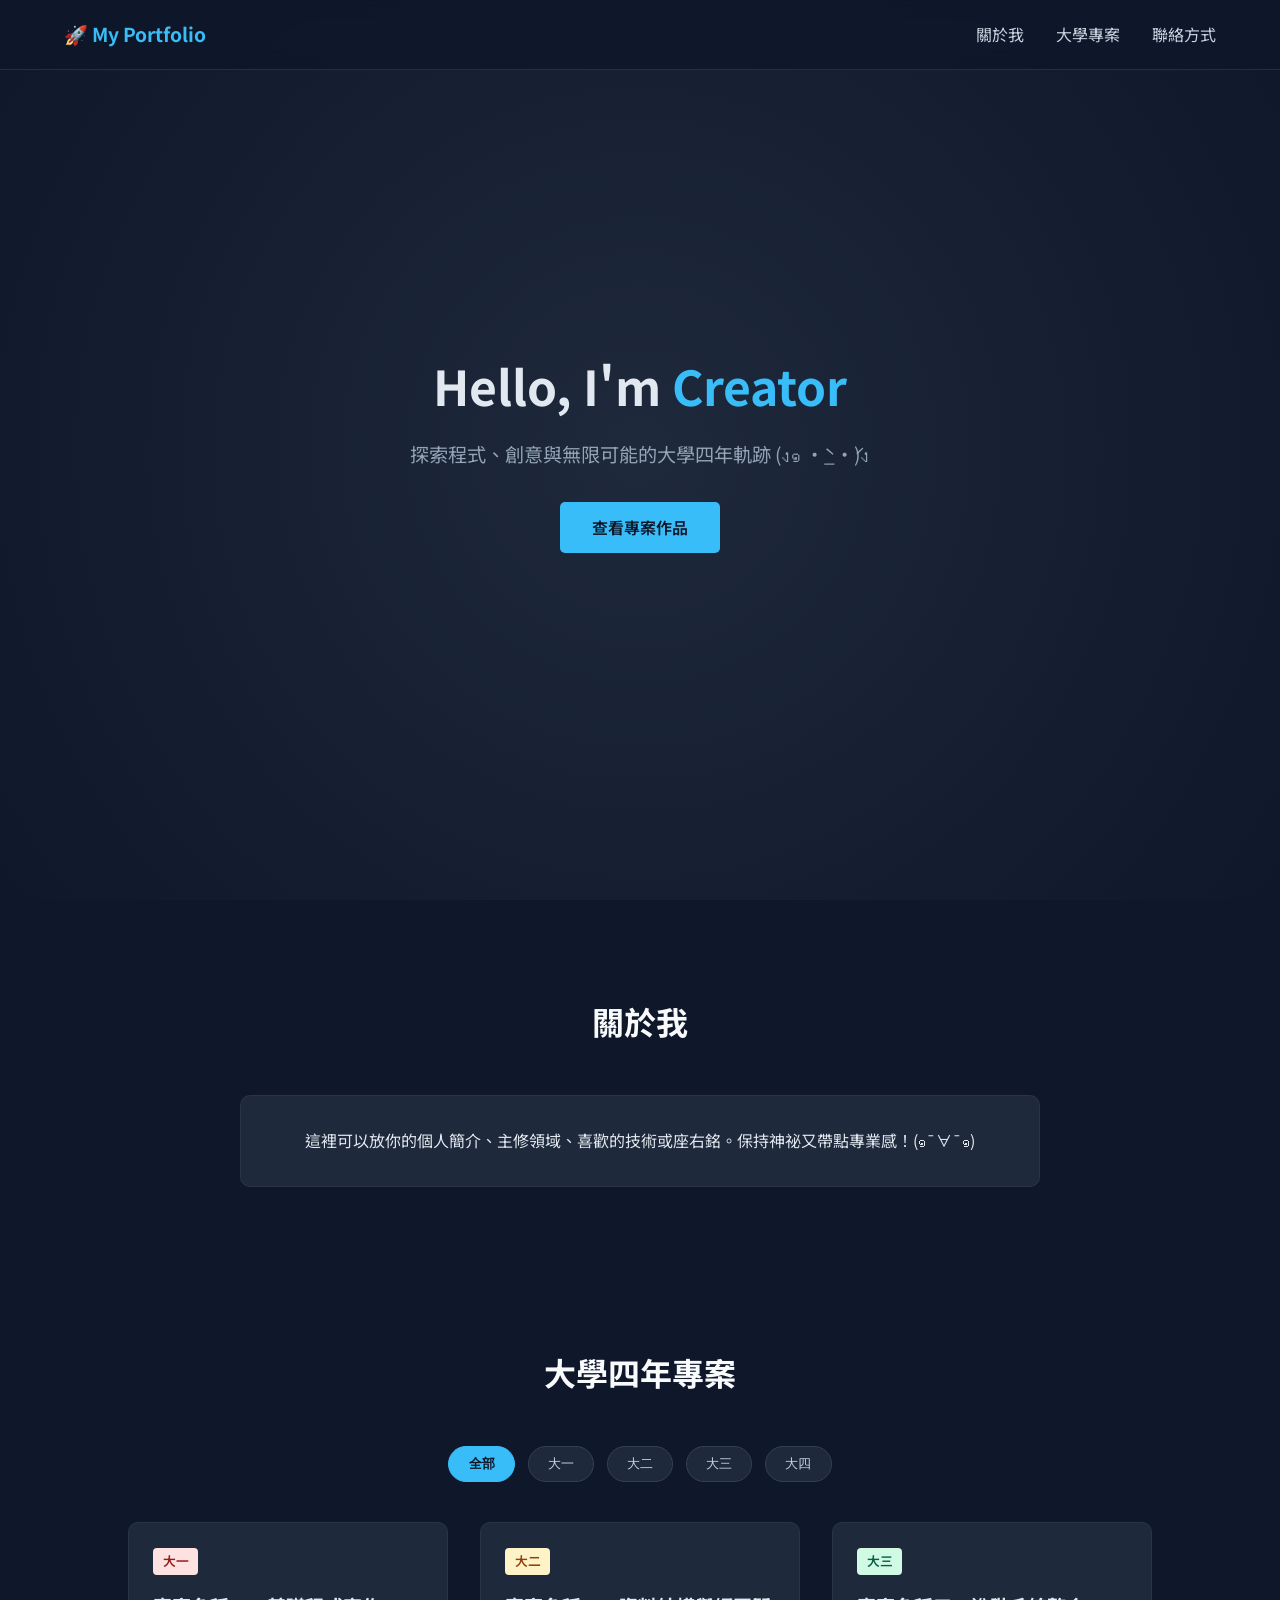
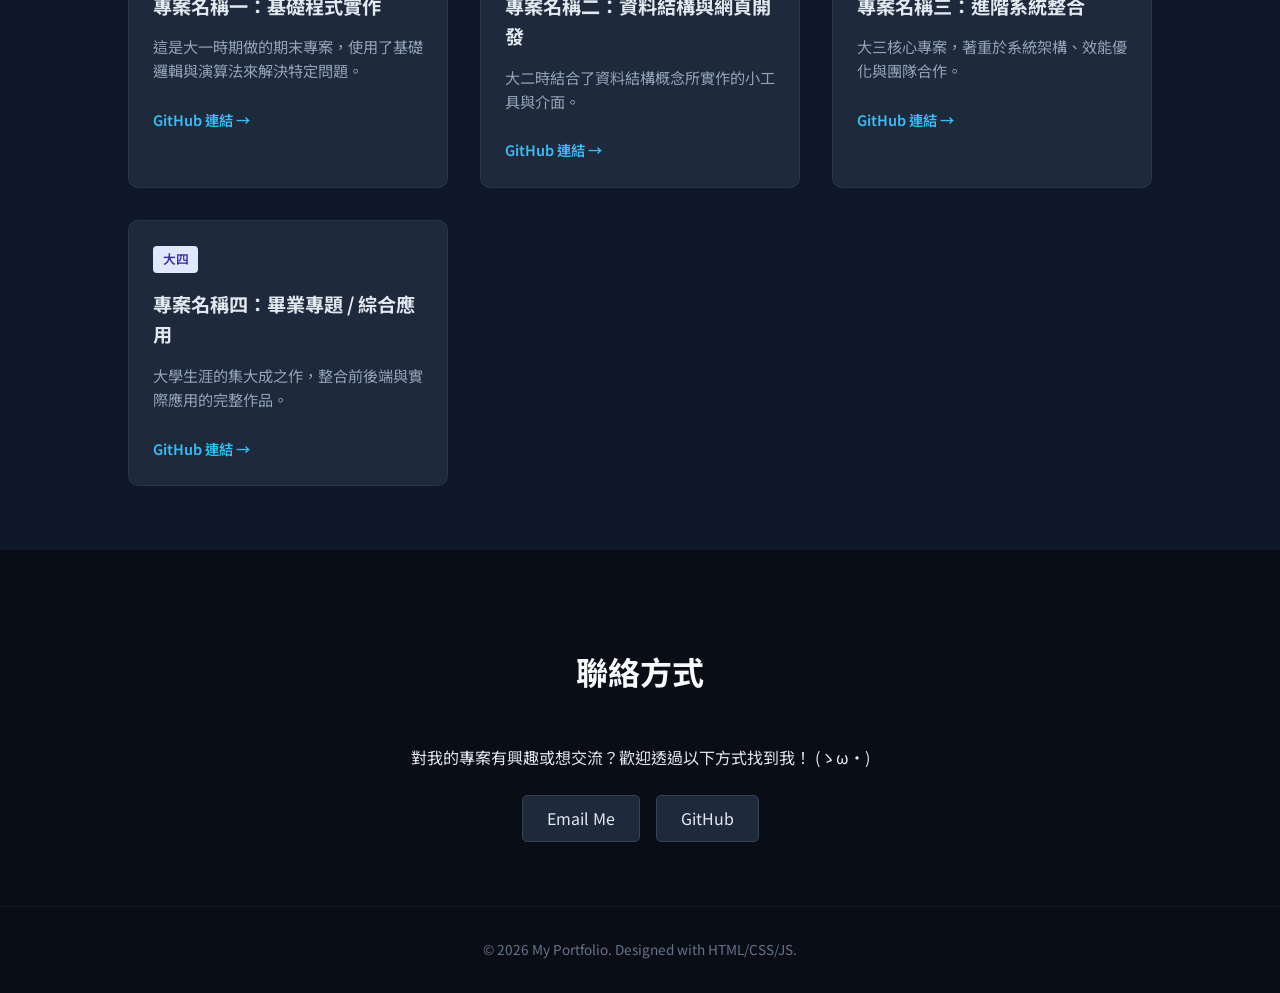
<file: index.html>
<!DOCTYPE html>
<html lang="zh-TW">
<head>
    <meta charset="UTF-8">
    <meta name="viewport" content="width=device-width, initial-scale=1.0">
    <title>我的個人專案展演空間</title>
    <link rel="stylesheet" href="style.css">
    <!-- 引入 Google Fonts -->
    <link href="https://fonts.googleapis.com/css2?family=Fira+Code:wght@400;600&family=Noto+Sans+TC:wght@300;400;700&display=swap" rel="stylesheet">
</head>
<body>

    <!-- 導覽列 -->
    <header class="navbar">
        <div class="logo">🚀 My Portfolio</div>
        <nav>
            <ul class="nav-links">
                <li><a href="#about">關於我</a></li>
                <li><a href="#projects">大學專案</a></li>
                <li><a href="#contact">聯絡方式</a></li>
            </ul>
        </nav>
    </header>

    <!-- 主視覺區塊 -->
    <section class="hero">
        <div class="hero-content">
            <h1>Hello, I'm <span class="highlight">Creator</span></h1>
            <p>探索程式、創意與無限可能的大學四年軌跡 (ง๑ •̀_•́)ง</p>
            <a href="#projects" class="btn">查看專案作品</a>
        </div>
    </section>

    <!-- 關於我區塊 -->
    <section id="about" class="section">
        <h2 class="section-title">關於我</h2>
        <div class="about-card">
            <p>這裡可以放你的個人簡介、主修領域、喜歡的技術或座右銘。保持神祕又帶點專業感！(๑¯∀¯๑)</p>
        </div>
    </section>

    <!-- 大學四年專案區塊 -->
    <section id="projects" class="section">
        <h2 class="section-title">大學四年專案</h2>
        
        <!-- 年級篩選按鈕 -->
        <div class="filter-btns">
            <button class="filter-btn active" data-filter="all">全部</button>
            <button class="filter-btn" data-filter="freshman">大一</button>
            <button class="filter-btn" data-filter="sophomore">大二</button>
            <button class="filter-btn" data-filter="junior">大三</button>
            <button class="filter-btn" data-filter="senior">大四</button>
        </div>

        <!-- 專案卡片網格 -->
        <div class="project-grid">
            <!-- 專案 1 (大一) -->
            <div class="project-card" data-category="freshman">
                <div class="project-info">
                    <span class="badge freshman">大一</span>
                    <h3>專案名稱一：基礎程式實作</h3>
                    <p>這是大一時期做的期末專案，使用了基礎邏輯與演算法來解決特定問題。</p>
                    <a href="https://github.com/你的帳號/你的專案" target="_blank" class="project-link">GitHub 連結 &rarr;</a>
                </div>
            </div>

            <!-- 專案 2 (大二) -->
            <div class="project-card" data-category="sophomore">
                <div class="project-info">
                    <span class="badge sophomore">大二</span>
                    <h3>專案名稱二：資料結構與網頁開發</h3>
                    <p>大二時結合了資料結構概念所實作的小工具與介面。</p>
                    <a href="https://github.com/你的帳號/你的專案" target="_blank" class="project-link">GitHub 連結 &rarr;</a>
                </div>
            </div>

            <!-- 專案 3 (大三) -->
            <div class="project-card" data-category="junior">
                <div class="project-info">
                    <span class="badge junior">大三</span>
                    <h3>專案名稱三：進階系統整合</h3>
                    <p>大三核心專案，著重於系統架構、效能優化與團隊合作。</p>
                    <a href="https://github.com/你的帳號/你的專案" target="_blank" class="project-link">GitHub 連結 &rarr;</a>
                </div>
            </div>

            <!-- 專案 4 (大四) -->
            <div class="project-card" data-category="senior">
                <div class="project-info">
                    <span class="badge senior">大四</span>
                    <h3>專案名稱四：畢業專題 / 綜合應用</h3>
                    <p>大學生涯的集大成之作，整合前後端與實際應用的完整作品。</p>
                    <a href="https://github.com/你的帳號/你的專案" target="_blank" class="project-link">GitHub 連結 &rarr;</a>
                </div>
            </div>
        </div>
    </section>

    <!-- 聯絡方式區塊 -->
    <section id="contact" class="section dark-bg">
        <h2 class="section-title">聯絡方式</h2>
        <p>對我的專案有興趣或想交流？歡迎透過以下方式找到我！ (ゝω・)</p>
        <div class="contact-links">
            <a href="mailto:your.email@example.com" class="contact-btn">Email Me</a>
            <a href="https://github.com/你的帳號" target="_blank" class="contact-btn">GitHub</a>
        </div>
    </section>

    <!-- 頁尾 -->
    <footer>
        <p>&copy; 2026 My Portfolio. Designed with HTML/CSS/JS.</p>
    </footer>

    <script src="script.js"></script>
</body>
</html>
</file>
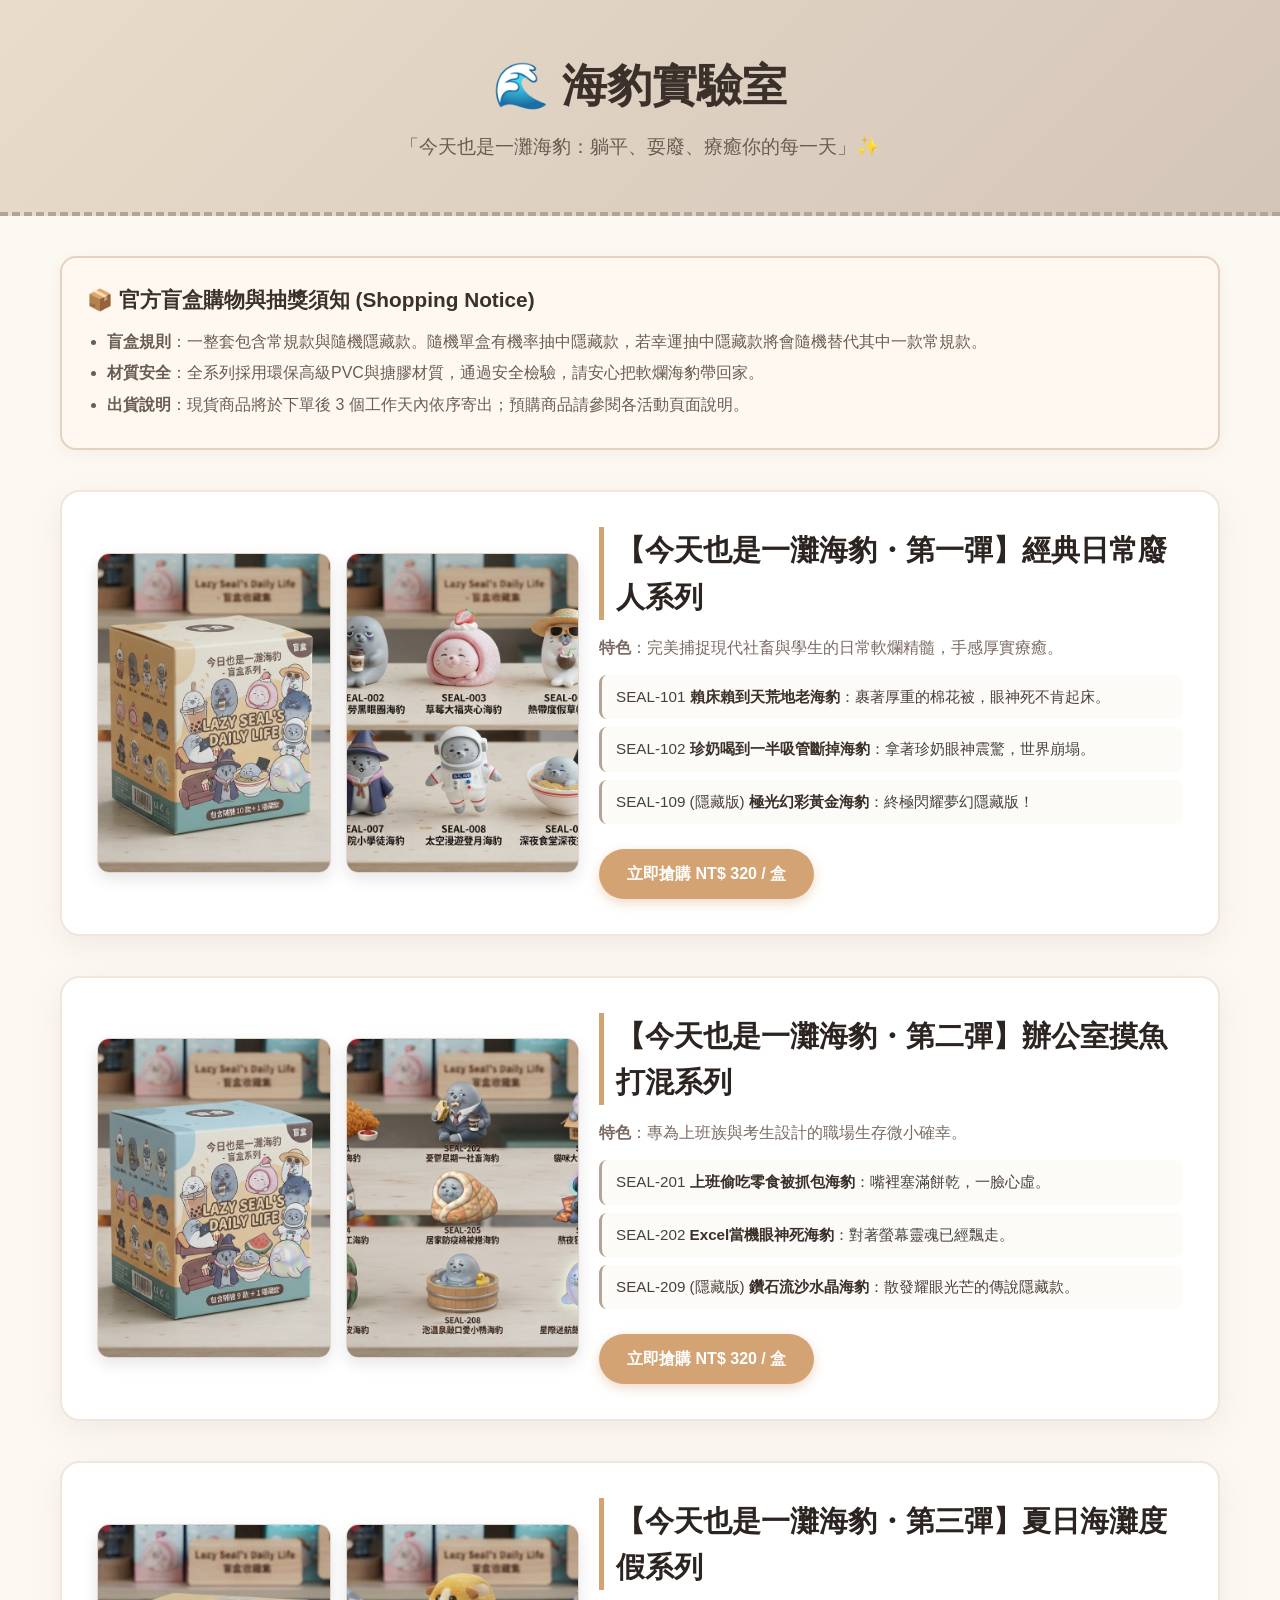
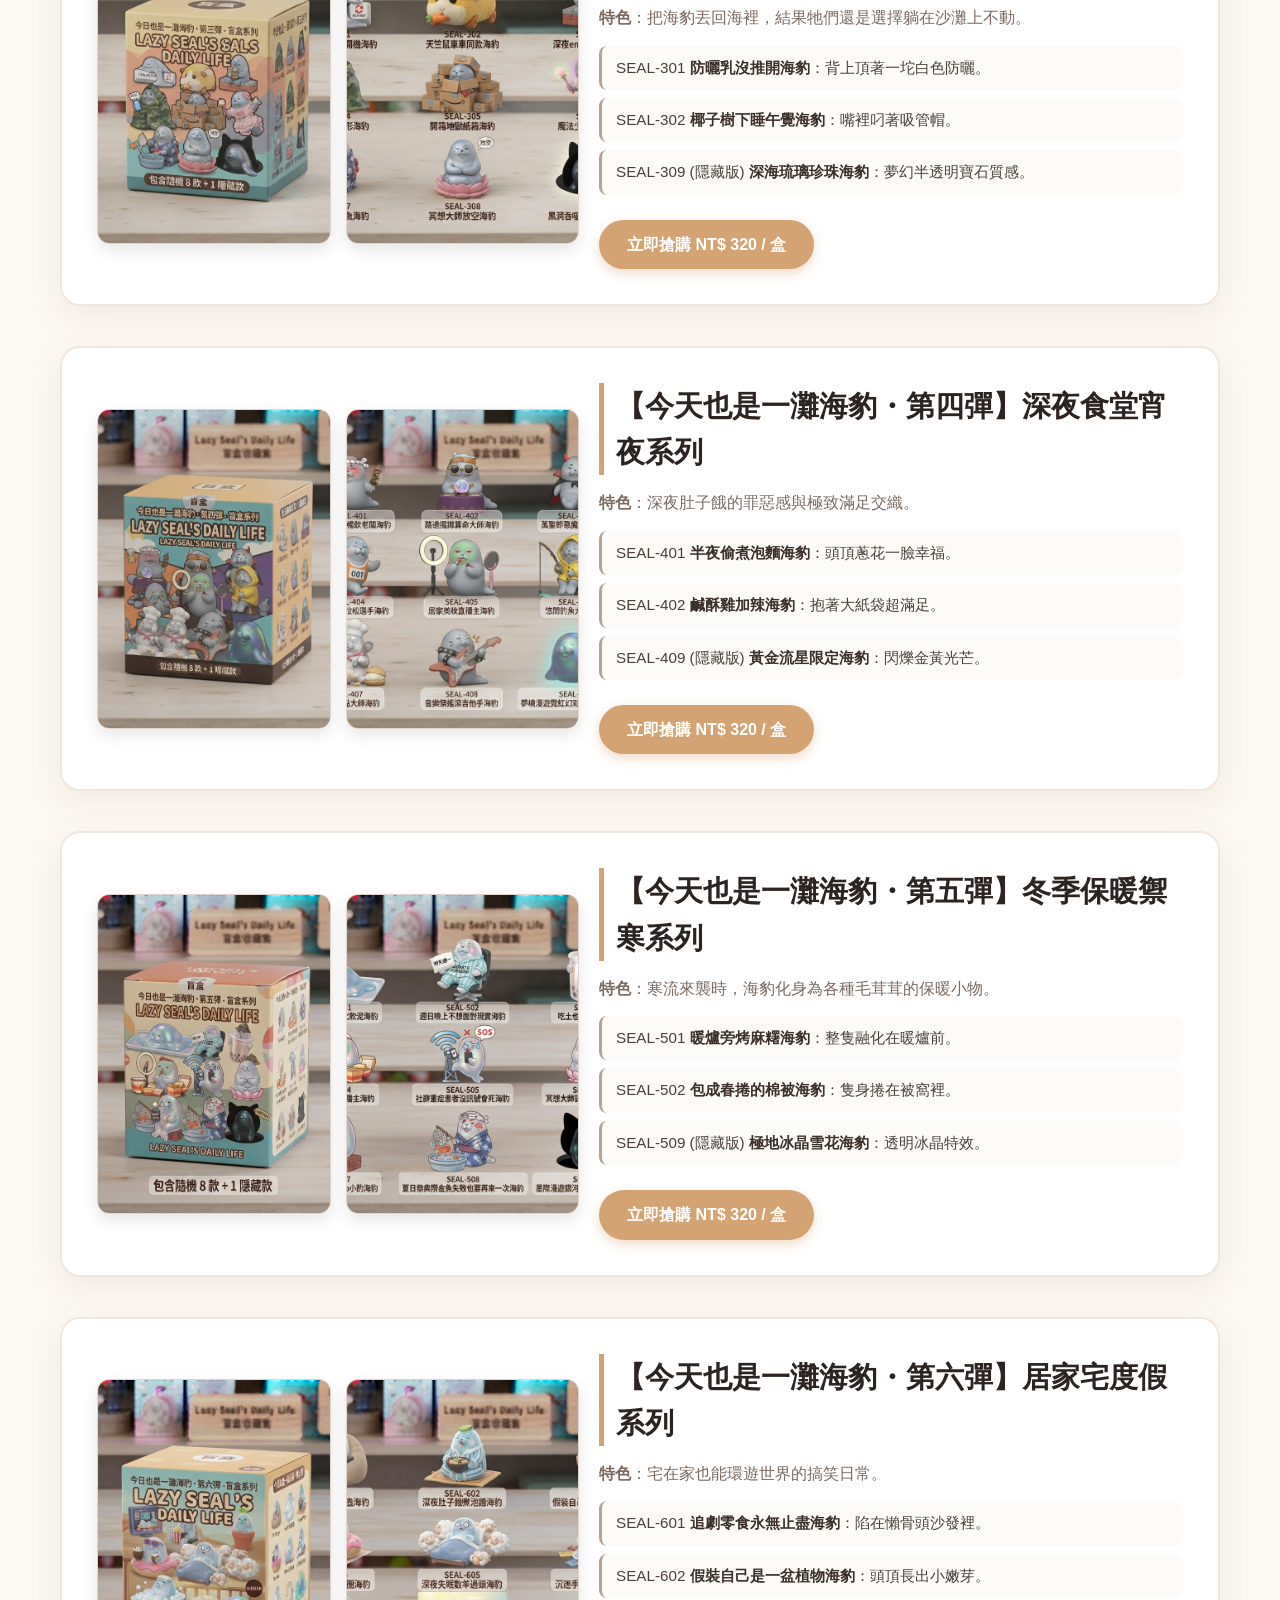
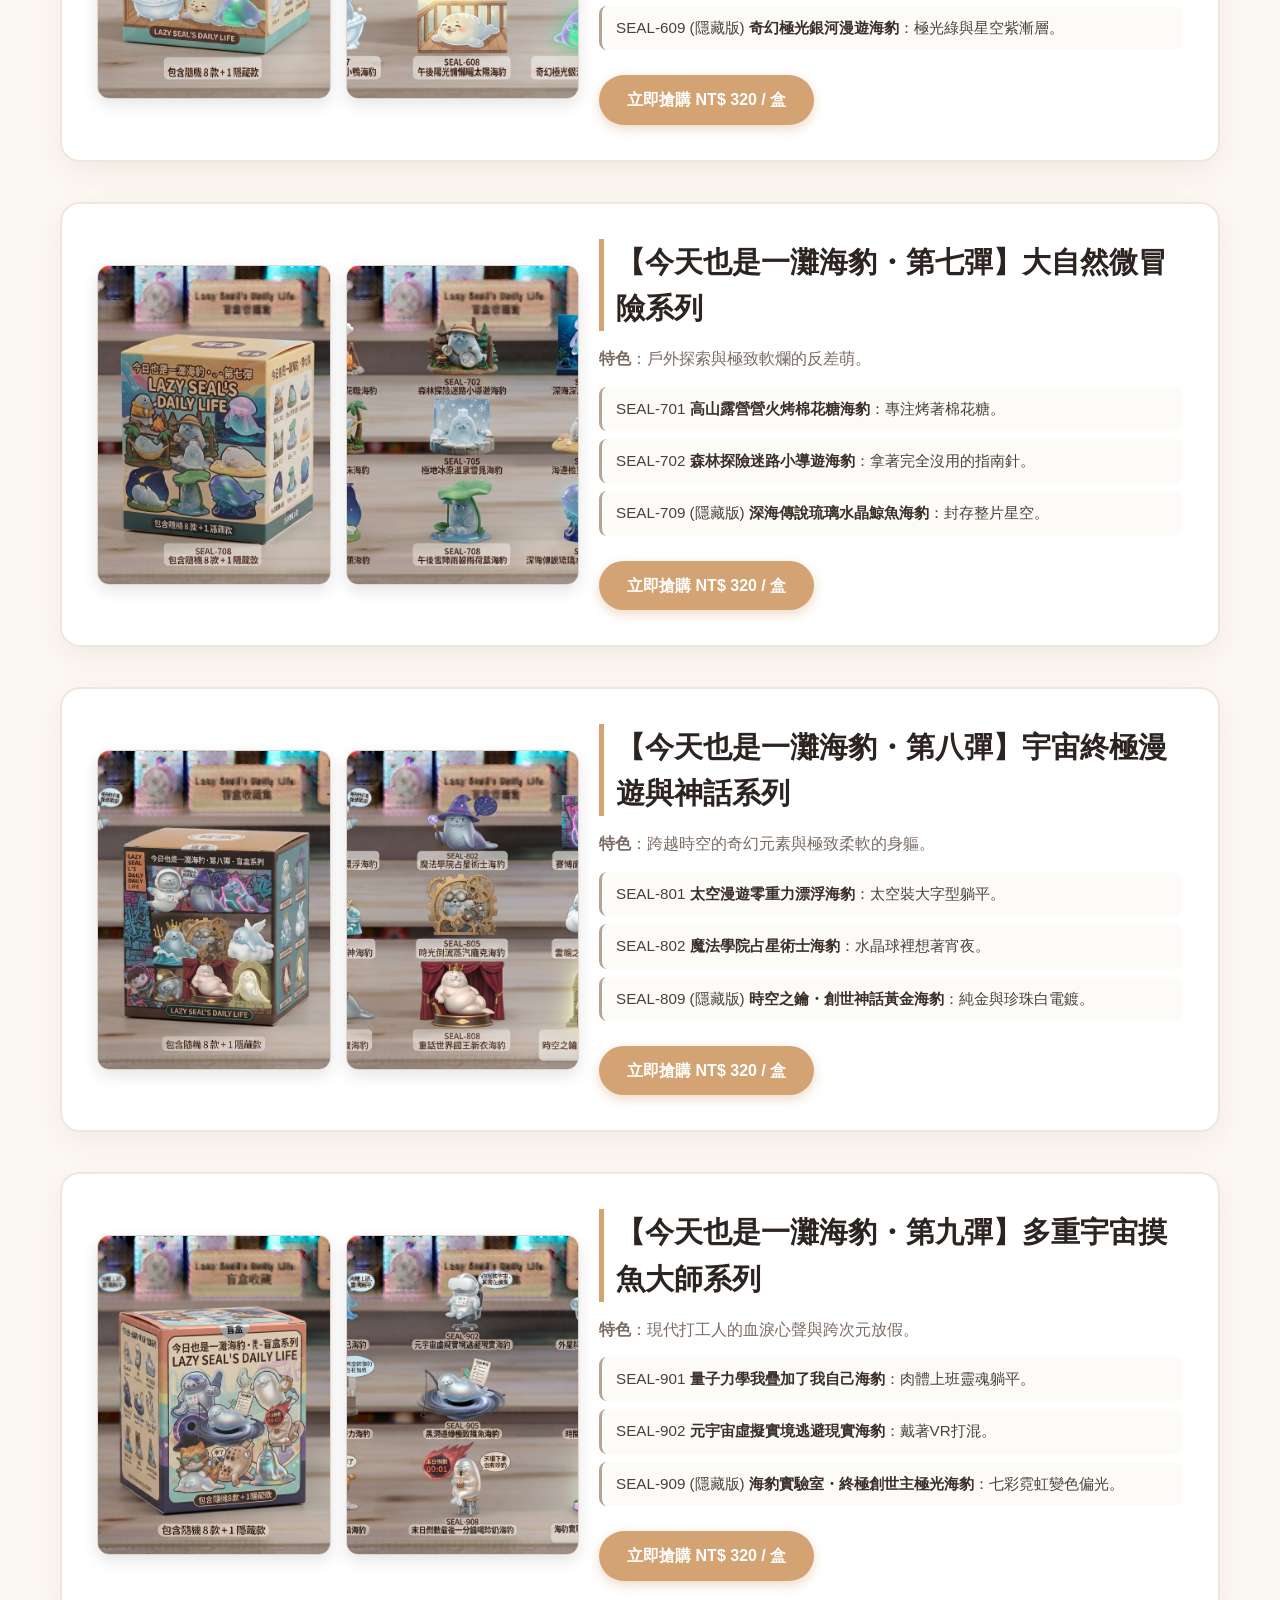
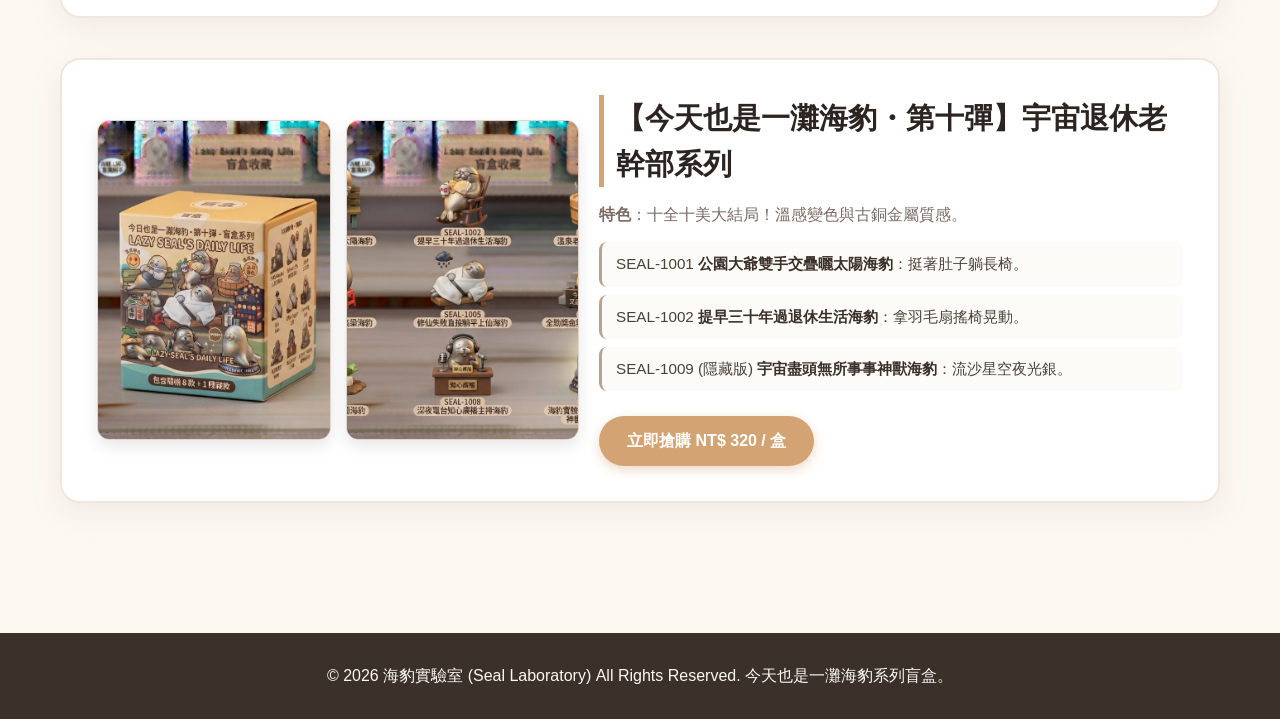
<file: seal website/index.html>
<!DOCTYPE html>
<html lang="zh-TW">
<head>
    <meta charset="UTF-8">
    <meta name="viewport" content="width=device-width, initial-scale=1.0">
    <title>海豹實驗室：今天也是一灘海豹 - 官方盲盒專賣店</title>
    <link rel="stylesheet" href="style.css">
</head>
<body>

    <header>
        <h1>🌊 海豹實驗室</h1>
        <p>「今天也是一灘海豹：躺平、耍廢、療癒你的每一天」✨</p>
    </header>

    <div class="container">

        <!-- 購物與盲盒須知區塊 -->
        <div class="notice-box">
            <h3>📦 官方盲盒購物與抽獎須知 (Shopping Notice)</h3>
            <ul>
                <li><strong>盲盒規則</strong>：一整套包含常規款與隨機隱藏款。隨機單盒有機率抽中隱藏款，若幸運抽中隱藏款將會隨機替代其中一款常規款。</li>
                <li><strong>材質安全</strong>：全系列採用環保高級PVC與搪膠材質，通過安全檢驗，請安心把軟爛海豹帶回家。</li>
                <li><strong>出貨說明</strong>：現貨商品將於下單後 3 個工作天內依序寄出；預購商品請參閱各活動頁面說明。</li>
            </ul>
        </div>

        <!-- 第一彈 -->
        <section class="series-section">
            <div class="series-images">
                <img src="images/01.jpg" alt="第一彈外包裝">
                <img src="images/products/01.jpg" alt="第一彈產品內容圖">
            </div>
            <div class="series-content">
                <h2>【今天也是一灘海豹・第一彈】經典日常廢人系列</h2>
                <p><strong>特色</strong>：完美捕捉現代社畜與學生的日常軟爛精髓，手感厚實療癒。</p>
                <ul class="item-list">
                    <li><code>SEAL-101</code> <strong>賴床賴到天荒地老海豹</strong>：裹著厚重的棉花被，眼神死不肯起床。</li>
                    <li><code>SEAL-102</code> <strong>珍奶喝到一半吸管斷掉海豹</strong>：拿著珍奶眼神震驚，世界崩塌。</li>
                    <li><code>SEAL-109 (隱藏版)</code> <strong>極光幻彩黃金海豹</strong>：終極閃耀夢幻隱藏版！</li>
                </ul>
                <a href="#checkout" class="buy-btn" onclick="alert('準備前往第一彈結帳頁面！')">立即搶購 NT$ 320 / 盒</a>
            </div>
        </section>

        <!-- 第二彈 -->
        <section class="series-section">
            <div class="series-images">
                <img src="images/02.jpg" alt="第二彈外包裝">
                <img src="images/products/02.jpg" alt="第二彈產品內容圖">
            </div>
            <div class="series-content">
                <h2>【今天也是一灘海豹・第二彈】辦公室摸魚打混系列</h2>
                <p><strong>特色</strong>：專為上班族與考生設計的職場生存微小確幸。</p>
                <ul class="item-list">
                    <li><code>SEAL-201</code> <strong>上班偷吃零食被抓包海豹</strong>：嘴裡塞滿餅乾，一臉心虛。</li>
                    <li><code>SEAL-202</code> <strong>Excel當機眼神死海豹</strong>：對著螢幕靈魂已經飄走。</li>
                    <li><code>SEAL-209 (隱藏版)</code> <strong>鑽石流沙水晶海豹</strong>：散發耀眼光芒的傳說隱藏款。</li>
                </ul>
                <a href="#checkout" class="buy-btn" onclick="alert('準備前往第二彈結帳頁面！')">立即搶購 NT$ 320 / 盒</a>
            </div>
        </section>

        <!-- 第三彈 -->
        <section class="series-section">
            <div class="series-images">
                <img src="images/03.jpg" alt="第三彈外包裝">
                <img src="images/products/03.jpg" alt="第三彈產品內容圖">
            </div>
            <div class="series-content">
                <h2>【今天也是一灘海豹・第三彈】夏日海灘度假系列</h2>
                <p><strong>特色</strong>：把海豹丟回海裡，結果牠們還是選擇躺在沙灘上不動。</p>
                <ul class="item-list">
                    <li><code>SEAL-301</code> <strong>防曬乳沒推開海豹</strong>：背上頂著一坨白色防曬。</li>
                    <li><code>SEAL-302</code> <strong>椰子樹下睡午覺海豹</strong>：嘴裡叼著吸管帽。</li>
                    <li><code>SEAL-309 (隱藏版)</code> <strong>深海琉璃珍珠海豹</strong>：夢幻半透明寶石質感。</li>
                </ul>
                <a href="#checkout" class="buy-btn" onclick="alert('準備前往第三彈結帳頁面！')">立即搶購 NT$ 320 / 盒</a>
            </div>
        </section>

        <!-- 第四彈 -->
        <section class="series-section">
            <div class="series-images">
                <img src="images/04.jpg" alt="第四彈外包裝">
                <img src="images/products/04.jpg" alt="第四彈產品內容圖">
            </div>
            <div class="series-content">
                <h2>【今天也是一灘海豹・第四彈】深夜食堂宵夜系列</h2>
                <p><strong>特色</strong>：深夜肚子餓的罪惡感與極致滿足交織。</p>
                <ul class="item-list">
                    <li><code>SEAL-401</code> <strong>半夜偷煮泡麵海豹</strong>：頭頂蔥花一臉幸福。</li>
                    <li><code>SEAL-402</code> <strong>鹹酥雞加辣海豹</strong>：抱著大紙袋超滿足。</li>
                    <li><code>SEAL-409 (隱藏版)</code> <strong>黃金流星限定海豹</strong>：閃爍金黃光芒。</li>
                </ul>
                <a href="#checkout" class="buy-btn" onclick="alert('準備前往第四彈結帳頁面！')">立即搶購 NT$ 320 / 盒</a>
            </div>
        </section>

        <!-- 第五彈 -->
        <section class="series-section">
            <div class="series-images">
                <img src="images/05.jpg" alt="第五彈外包裝">
                <img src="images/products/05.jpg" alt="第五彈產品內容圖">
            </div>
            <div class="series-content">
                <h2>【今天也是一灘海豹・第五彈】冬季保暖禦寒系列</h2>
                <p><strong>特色</strong>：寒流來襲時，海豹化身為各種毛茸茸的保暖小物。</p>
                <ul class="item-list">
                    <li><code>SEAL-501</code> <strong>暖爐旁烤麻糬海豹</strong>：整隻融化在暖爐前。</li>
                    <li><code>SEAL-502</code> <strong>包成春捲的棉被海豹</strong>：隻身捲在被窩裡。</li>
                    <li><code>SEAL-509 (隱藏版)</code> <strong>極地冰晶雪花海豹</strong>：透明冰晶特效。</li>
                </ul>
                <a href="#checkout" class="buy-btn" onclick="alert('準備前往第五彈結帳頁面！')">立即搶購 NT$ 320 / 盒</a>
            </div>
        </section>

        <!-- 第六彈 -->
        <section class="series-section">
            <div class="series-images">
                <img src="images/06.jpg" alt="第六彈外包裝">
                <img src="images/products/06.jpg" alt="第六彈產品內容圖">
            </div>
            <div class="series-content">
                <h2>【今天也是一灘海豹・第六彈】居家宅度假系列</h2>
                <p><strong>特色</strong>：宅在家也能環遊世界的搞笑日常。</p>
                <ul class="item-list">
                    <li><code>SEAL-601</code> <strong>追劇零食永無止盡海豹</strong>：陷在懶骨頭沙發裡。</li>
                    <li><code>SEAL-602</code> <strong>假裝自己是一盆植物海豹</strong>：頭頂長出小嫩芽。</li>
                    <li><code>SEAL-609 (隱藏版)</code> <strong>奇幻極光銀河漫遊海豹</strong>：極光綠與星空紫漸層。</li>
                </ul>
                <a href="#checkout" class="buy-btn" onclick="alert('準備前往第六彈結帳頁面！')">立即搶購 NT$ 320 / 盒</a>
            </div>
        </section>

        <!-- 第七彈 -->
        <section class="series-section">
            <div class="series-images">
                <img src="images/07.jpg" alt="第七彈外包裝">
                <img src="images/products/07.jpg" alt="第七彈產品內容圖">
            </div>
            <div class="series-content">
                <h2>【今天也是一灘海豹・第七彈】大自然微冒險系列</h2>
                <p><strong>特色</strong>：戶外探索與極致軟爛的反差萌。</p>
                <ul class="item-list">
                    <li><code>SEAL-701</code> <strong>高山露營營火烤棉花糖海豹</strong>：專注烤著棉花糖。</li>
                    <li><code>SEAL-702</code> <strong>森林探險迷路小導遊海豹</strong>：拿著完全沒用的指南針。</li>
                    <li><code>SEAL-709 (隱藏版)</code> <strong>深海傳說琉璃水晶鯨魚海豹</strong>：封存整片星空。</li>
                </ul>
                <a href="#checkout" class="buy-btn" onclick="alert('準備前往第七彈結帳頁面！')">立即搶購 NT$ 320 / 盒</a>
            </div>
        </section>

        <!-- 第八彈 -->
        <section class="series-section">
            <div class="series-images">
                <img src="images/08.jpg" alt="第八彈外包裝">
                <img src="images/products/08.jpg" alt="第八彈產品內容圖">
            </div>
            <div class="series-content">
                <h2>【今天也是一灘海豹・第八彈】宇宙終極漫遊與神話系列</h2>
                <p><strong>特色</strong>：跨越時空的奇幻元素與極致柔軟的身軀。</p>
                <ul class="item-list">
                    <li><code>SEAL-801</code> <strong>太空漫遊零重力漂浮海豹</strong>：太空裝大字型躺平。</li>
                    <li><code>SEAL-802</code> <strong>魔法學院占星術士海豹</strong>：水晶球裡想著宵夜。</li>
                    <li><code>SEAL-809 (隱藏版)</code> <strong>時空之鑰・創世神話黃金海豹</strong>：純金與珍珠白電鍍。</li>
                </ul>
                <a href="#checkout" class="buy-btn" onclick="alert('準備前往第八彈結帳頁面！')">立即搶購 NT$ 320 / 盒</a>
            </div>
        </section>

        <!-- 第九彈 -->
        <section class="series-section">
            <div class="series-images">
                <img src="images/09.jpg" alt="第九彈外包裝">
                <img src="images/products/09.jpg" alt="第九彈產品內容圖">
            </div>
            <div class="series-content">
                <h2>【今天也是一灘海豹・第九彈】多重宇宙摸魚大師系列</h2>
                <p><strong>特色</strong>：現代打工人的血淚心聲與跨次元放假。</p>
                <ul class="item-list">
                    <li><code>SEAL-901</code> <strong>量子力學我疊加了我自己海豹</strong>：肉體上班靈魂躺平。</li>
                    <li><code>SEAL-902</code> <strong>元宇宙虛擬實境逃避現實海豹</strong>：戴著VR打混。</li>
                    <li><code>SEAL-909 (隱藏版)</code> <strong>海豹實驗室・終極創世主極光海豹</strong>：七彩霓虹變色偏光。</li>
                </ul>
                <a href="#checkout" class="buy-btn" onclick="alert('準備前往第九彈結帳頁面！')">立即搶購 NT$ 320 / 盒</a>
            </div>
        </section>

        <!-- 第十彈 -->
        <section class="series-section">
            <div class="series-images">
                <img src="images/10.jpg" alt="第十彈外包裝">
                <img src="images/products/10.jpg" alt="第十彈產品內容圖">
            </div>
            <div class="series-content">
                <h2>【今天也是一灘海豹・第十彈】宇宙退休老幹部系列</h2>
                <p><strong>特色</strong>：十全十美大結局！溫感變色與古銅金屬質感。</p>
                <ul class="item-list">
                    <li><code>SEAL-1001</code> <strong>公園大爺雙手交疊曬太陽海豹</strong>：挺著肚子躺長椅。</li>
                    <li><code>SEAL-1002</code> <strong>提早三十年過退休生活海豹</strong>：拿羽毛扇搖椅晃動。</li>
                    <li><code>SEAL-1009 (隱藏版)</code> <strong>宇宙盡頭無所事事神獸海豹</strong>：流沙星空夜光銀。</li>
                </ul>
                <a href="#checkout" class="buy-btn" onclick="alert('準備前往第十彈結帳頁面！')">立即搶購 NT$ 320 / 盒</a>
            </div>
        </section>

    </div>

    <footer>
        <p>&copy; 2026 海豹實驗室 (Seal Laboratory) All Rights Reserved. 今天也是一灘海豹系列盲盒。</p>
    </footer>

</body>
</html>
</file>
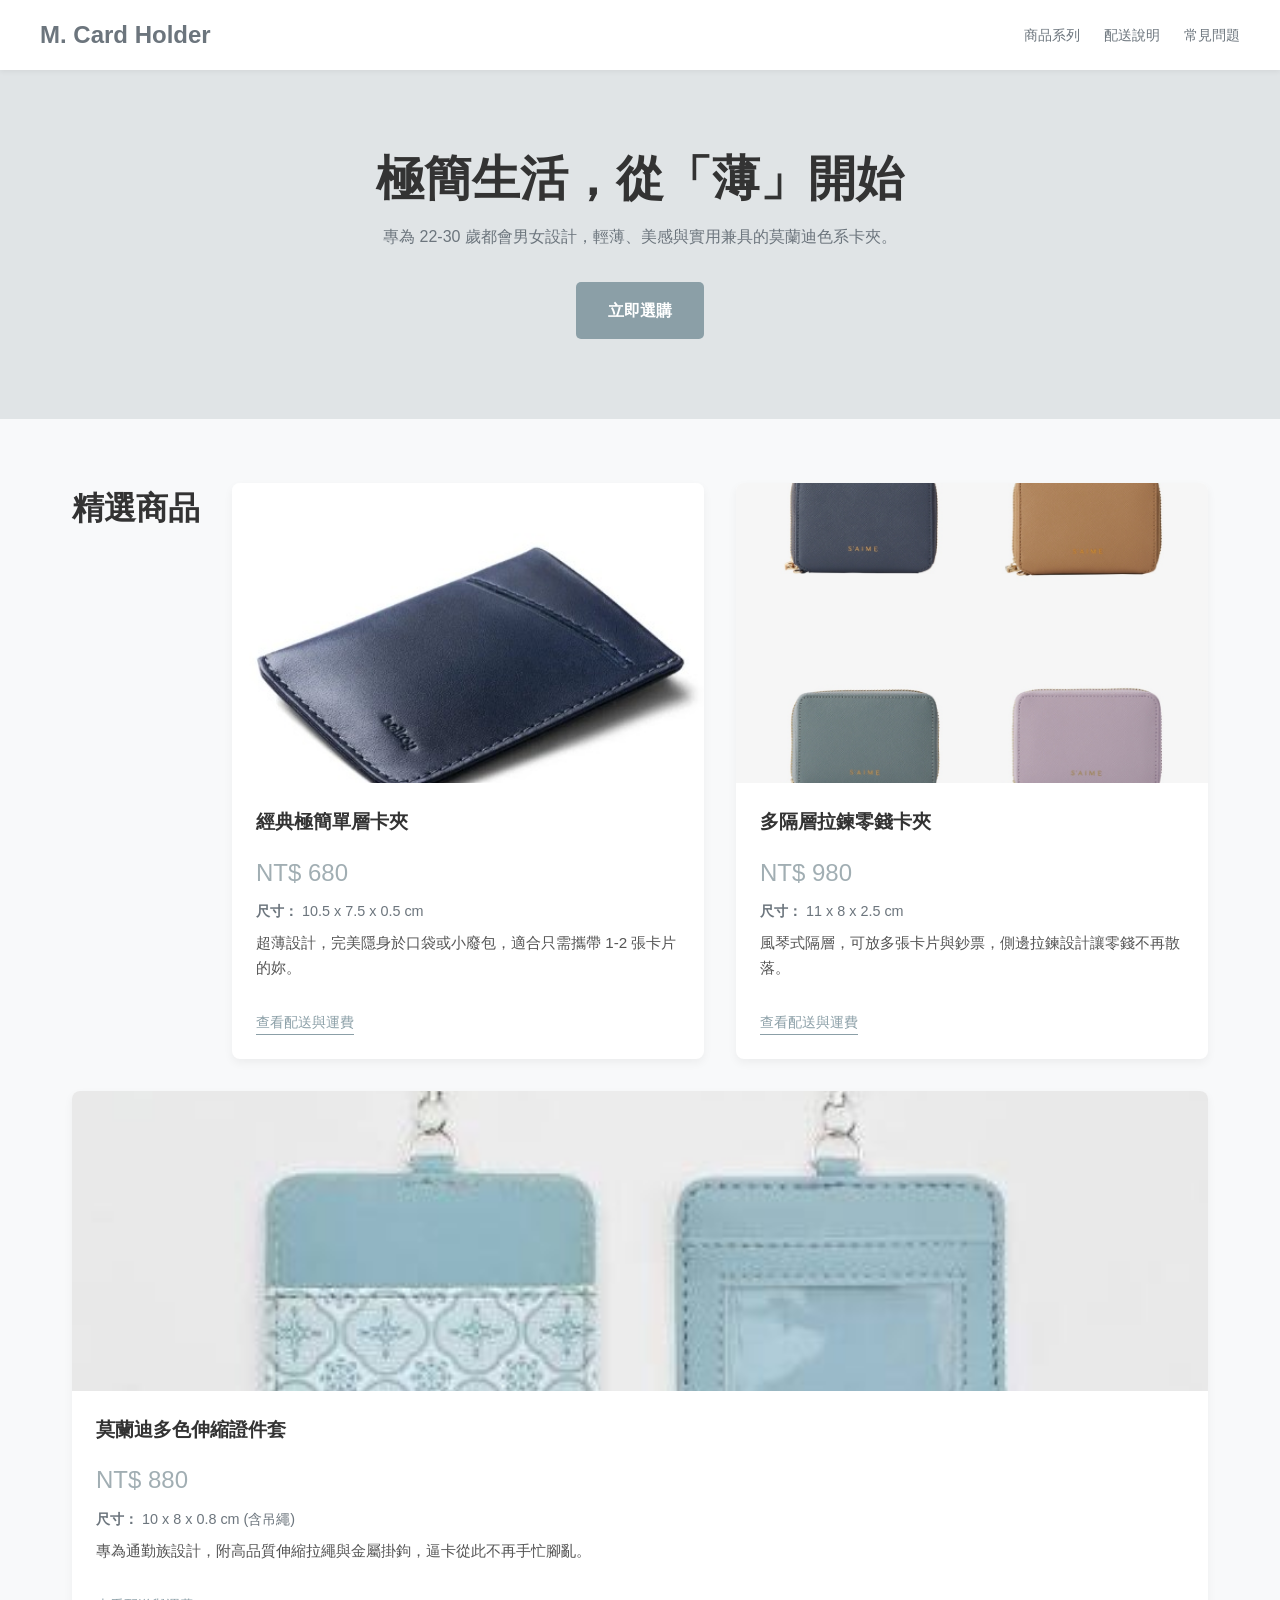
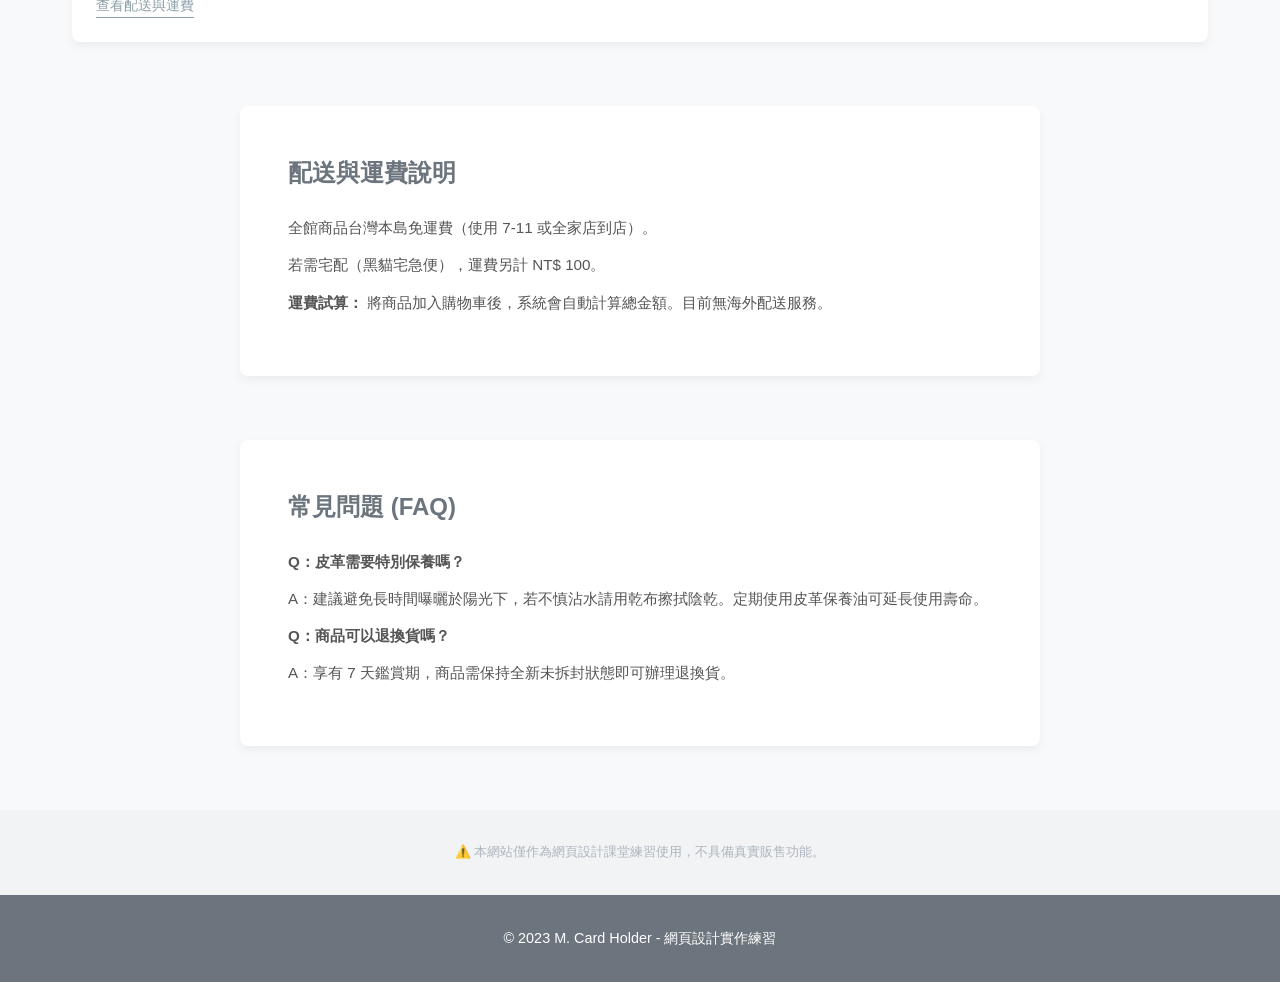
<file: website/index.html>
<!DOCTYPE html>
<html lang="zh-Hant-TW">
<head>
    <meta charset="UTF-8">
    <meta name="viewport" content="width=device-width, initial-scale=1.0">
    <title>M質感卡夾專賣 | 專為小資族設計的極簡收納</title>
    <!-- 連結到外部 style.css -->
    <link rel="stylesheet" href="style.css">
</head>
<body>

    <!-- 頁首 (Header) | 包含 Logo 與導覽 -->
    <header id="top">
        <nav class="main-nav">
            <div class="logo">M. Card Holder</div>
            <ul>
                <li><a href="#products">商品系列</a></li>
                <li><a href="#shipping">配送說明</a></li>
                <li><a href="#faq">常見問題</a></li>
            </ul>
        </nav>
    </header>

    <!-- 主要內容區 (Main) -->
    <main>
        <!-- 品牌主視覺區 -->
        <section class="hero">
            <div class="hero-content">
                <h1>極簡生活，從「薄」開始</h1>
                <p>專為 22-30 歲都會男女設計，輕薄、美感與實用兼具的莫蘭迪色系卡夾。</p>
                <a href="#products" class="cta-button">立即選購</a>
            </div>
        </section>

        <!-- 商品展示區 (至少3項商品) -->
        <section id="products" class="product-grid">
            <h2>精選商品</h2>

            <!-- 商品卡片 1：經典極簡單層卡夾 -->
            <article class="product-card">
                <img src="images/classic-card-holder.jpg" >
                <div class="product-info">
                    <h3>經典極簡單層卡夾</h3>
                    <p class="price">NT$ 680</p>
                    <p class="specs"><strong>尺寸：</strong> 10.5 x 7.5 x 0.5 cm</p>
                    <p class="description">超薄設計，完美隱身於口袋或小廢包，適合只需攜帶 1-2 張卡片的妳。</p>
                    <a href="#shipping" class="more-info-link">查看配送與運費</a>
                </div>
            </article>

            <!-- 商品卡片 2：多隔層拉鍊零錢卡夾 -->
            <article class="product-card">
                <img src="images/zipper-coin-pouch.jpg" alt="莫蘭迪藕粉色多隔層拉鍊風琴式卡夾，零錢紙鈔好整理">
                <div class="product-info">
                    <h3>多隔層拉鍊零錢卡夾</h3>
                    <p class="price">NT$ 980</p>
                    <p class="specs"><strong>尺寸：</strong> 11 x 8 x 2.5 cm</p>
                    <p class="description">風琴式隔層，可放多張卡片與鈔票，側邊拉鍊設計讓零錢不再散落。</p>
                    <a href="#shipping" class="more-info-link">查看配送與運費</a>
                </div>
            </article>

            <!-- 商品卡片 3：莫蘭迪多色伸縮證件套 -->
            <article class="product-card">
                <img src="images/id-badge-holder.jpg" alt="莫蘭迪色系可伸縮證件套，附金屬掛鉤與伸縮拉繩，適合通勤族">
                <div class="product-info">
                    <h3>莫蘭迪多色伸縮證件套</h3>
                    <p class="price">NT$ 880</p>
                    <p class="specs"><strong>尺寸：</strong> 10 x 8 x 0.8 cm (含吊繩) </p>
                    <p class="description">專為通勤族設計，附高品質伸縮拉繩與金屬掛鉤，逼卡從此不再手忙腳亂。</p>
                    <a href="#shipping" class="more-info-link">查看配送與運費</a>
                </div>
            </article>

        </section>

        <!-- 配送說明區塊 | 對應痛點 2：單價旁直接提供配送說明與試算入口 -->
        <section id="shipping" class="info-section">
            <h2>配送與運費說明</h2>
            <div class="content-block">
                <p>全館商品台灣本島免運費（使用 7-11 或全家店到店）。</p>
                <p>若需宅配（黑貓宅急便），運費另計 NT$ 100。</p>
                <p><strong>運費試算：</strong> 將商品加入購物車後，系統會自動計算總金額。目前無海外配送服務。</p>
            </div>
        </section>

        <!-- 常見問題區塊 (FAQ) -->
        <section id="faq" class="info-section">
            <h2>常見問題 (FAQ)</h2>
            <div class="content-block">
                <p><strong>Q：皮革需要特別保養嗎？</strong></p>
                <p>A：建議避免長時間曝曬於陽光下，若不慎沾水請用乾布擦拭陰乾。定期使用皮革保養油可延長使用壽命。</p>
                <p><strong>Q：商品可以退換貨嗎？</strong></p>
                <p>A：享有 7 天鑑賞期，商品需保持全新未拆封狀態即可辦理退換貨。</p>
            </div>
        </section>

        <!-- 教學用途聲明 | 老師要求的必要規格 -->
        <section class="disclaimer">
            <p>⚠️ 本網站僅作為網頁設計課堂練習使用，不具備真實販售功能。</p>
        </section>

    </main>

    <!-- 頁尾 (Footer) -->
    <footer>
        <p>&copy; 2023 M. Card Holder - 網頁設計實作練習</p>
    </footer>

</body>
</html>
</file>
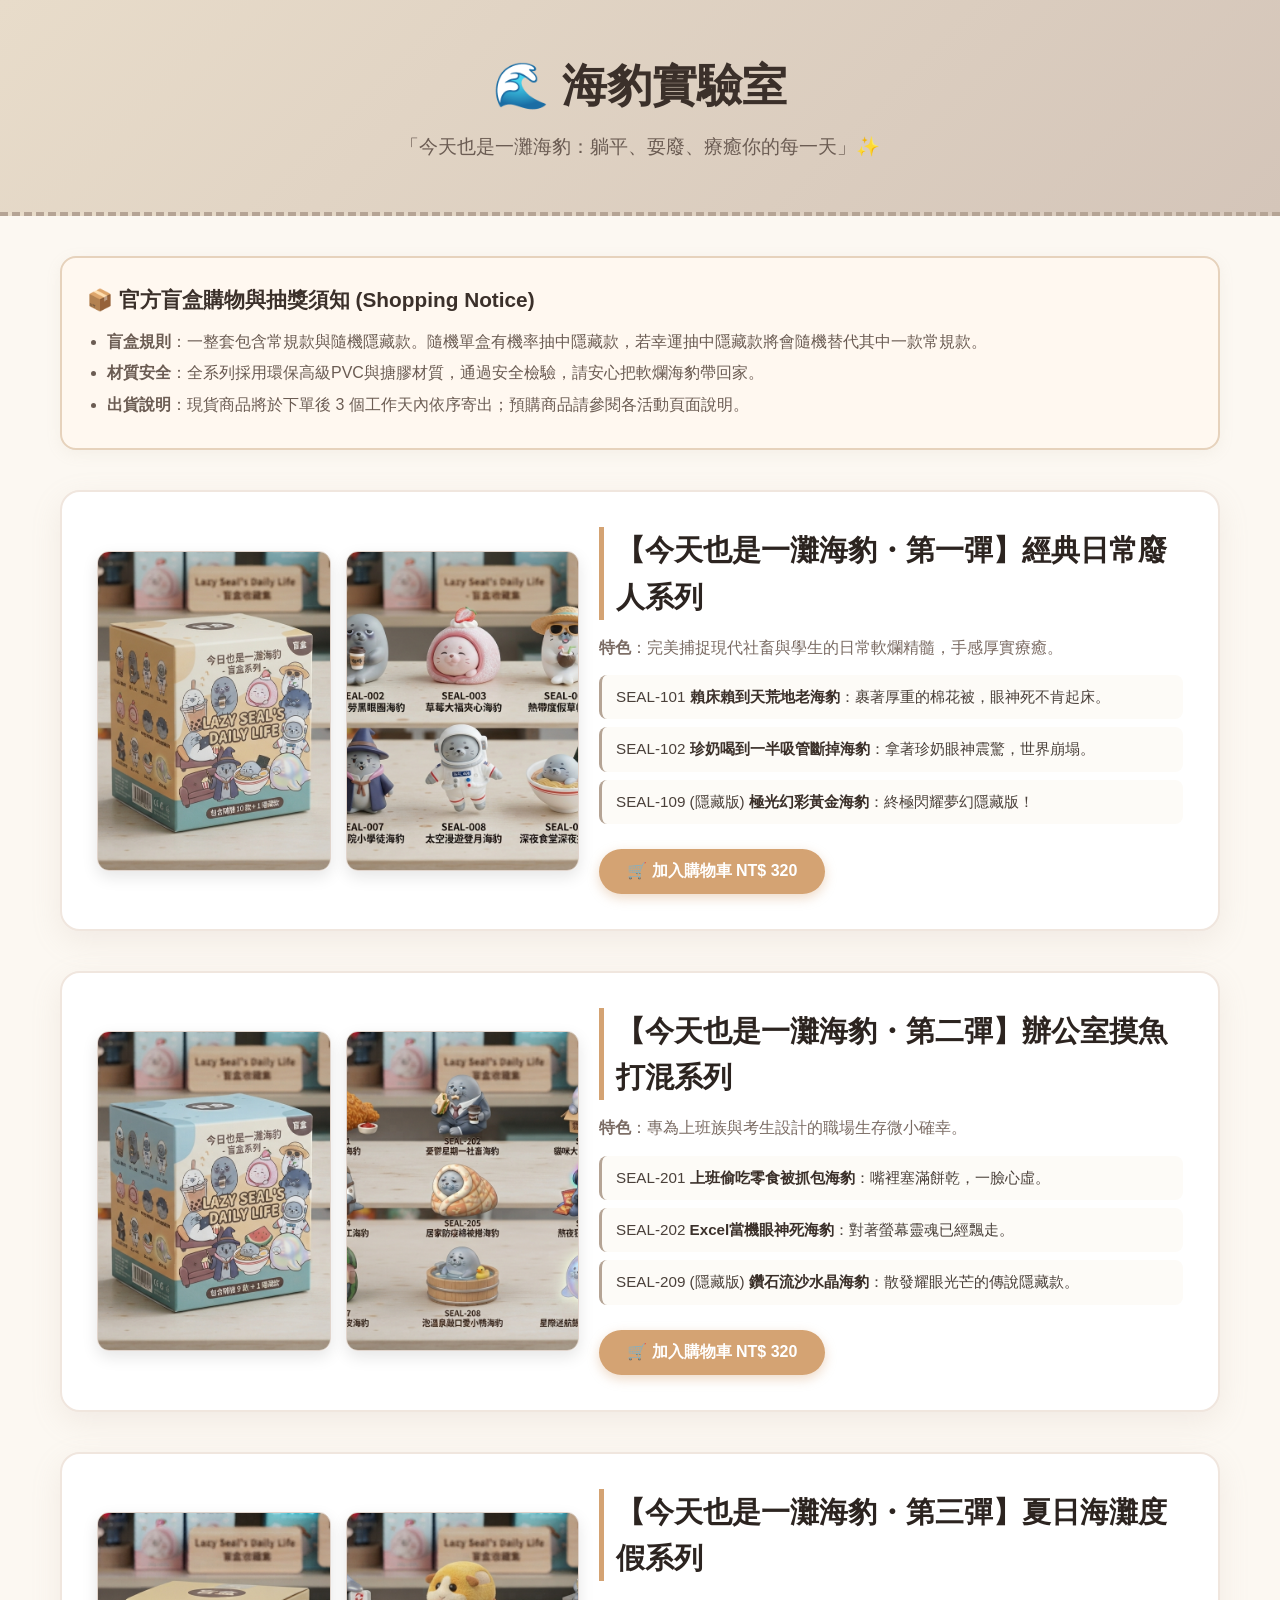
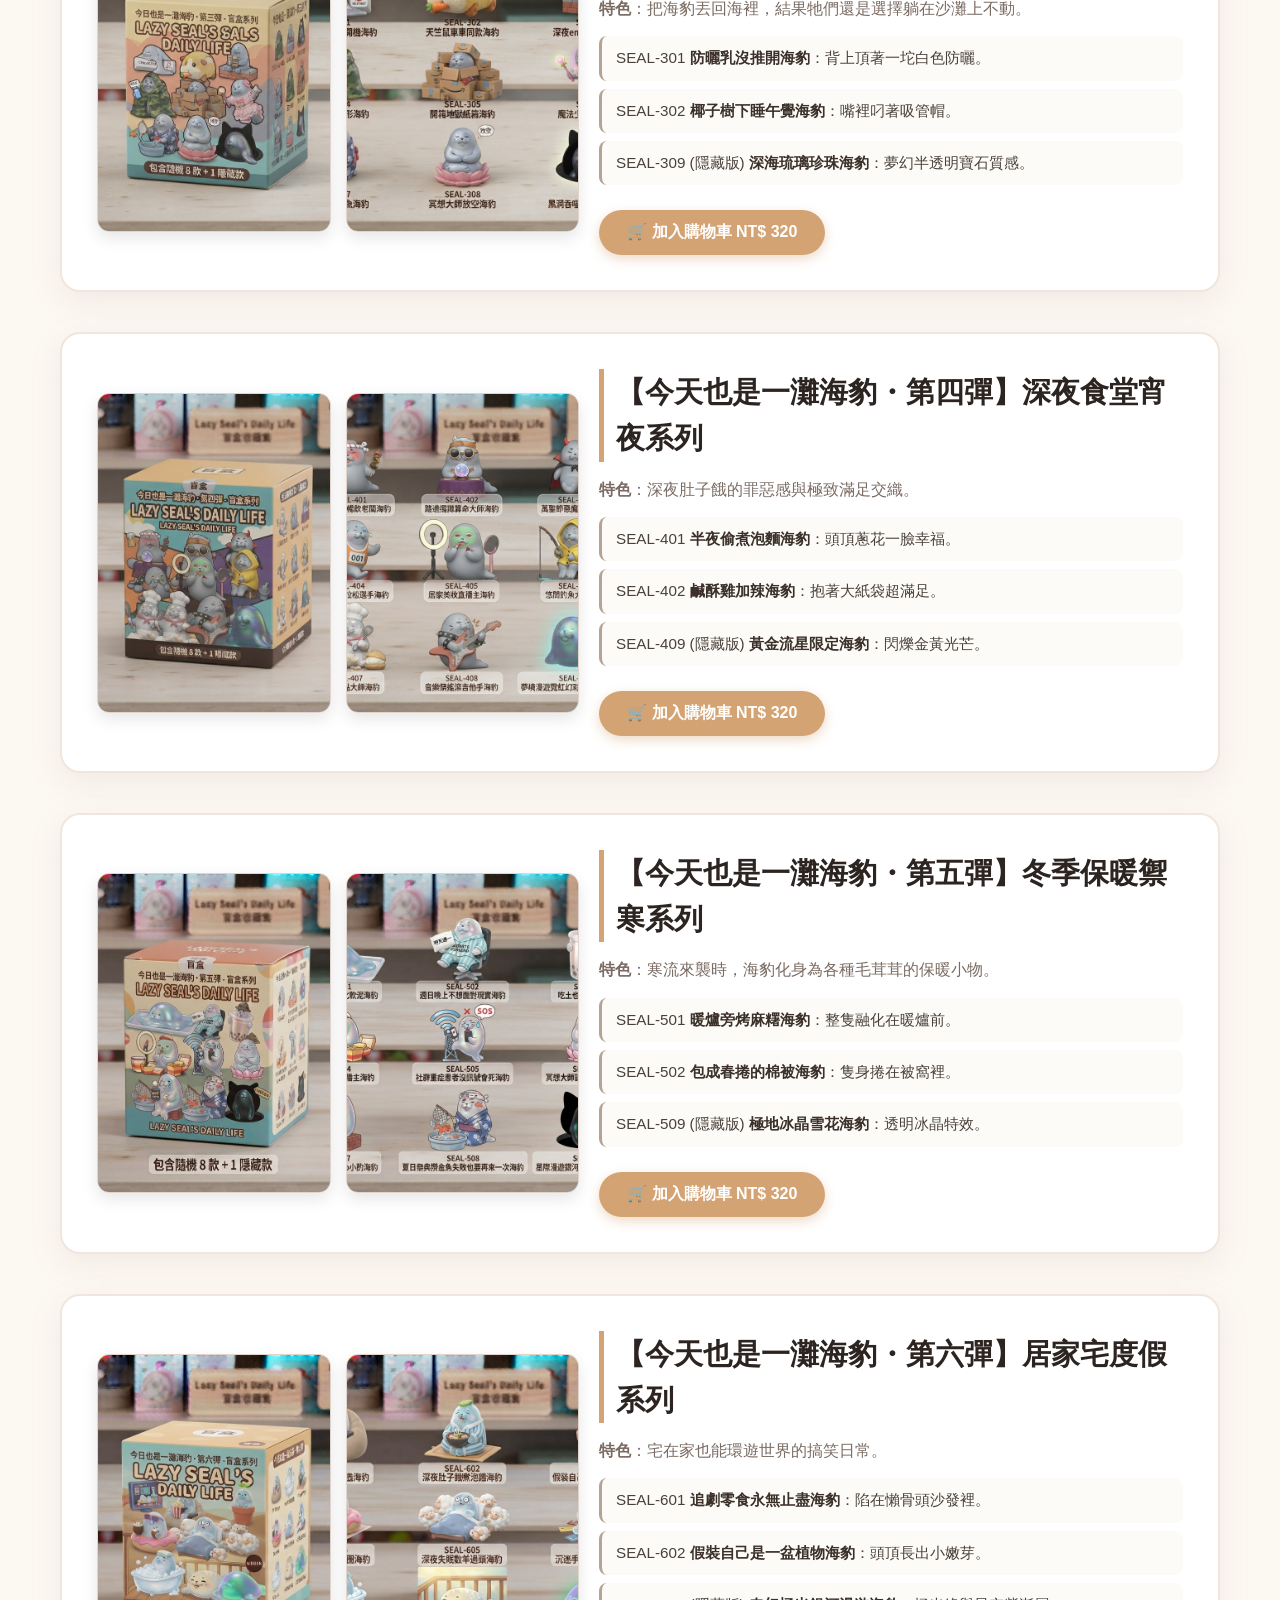
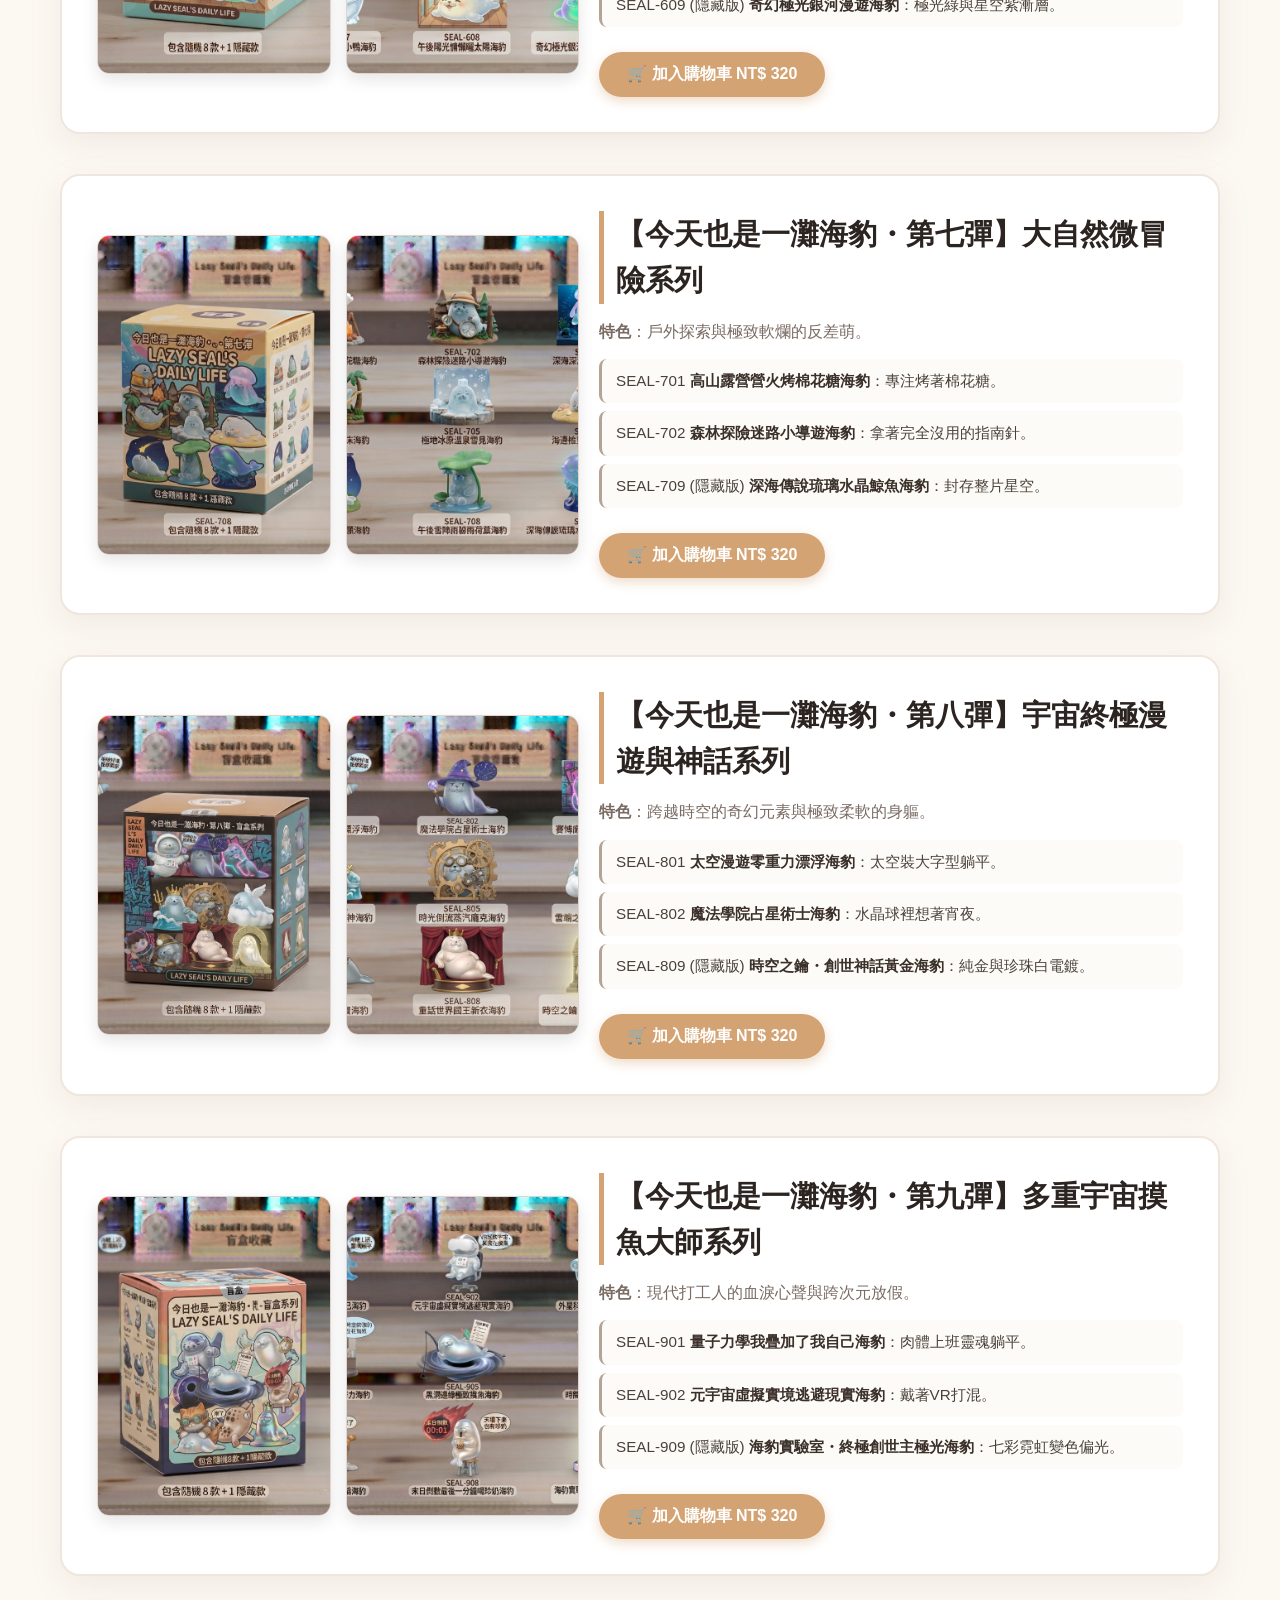
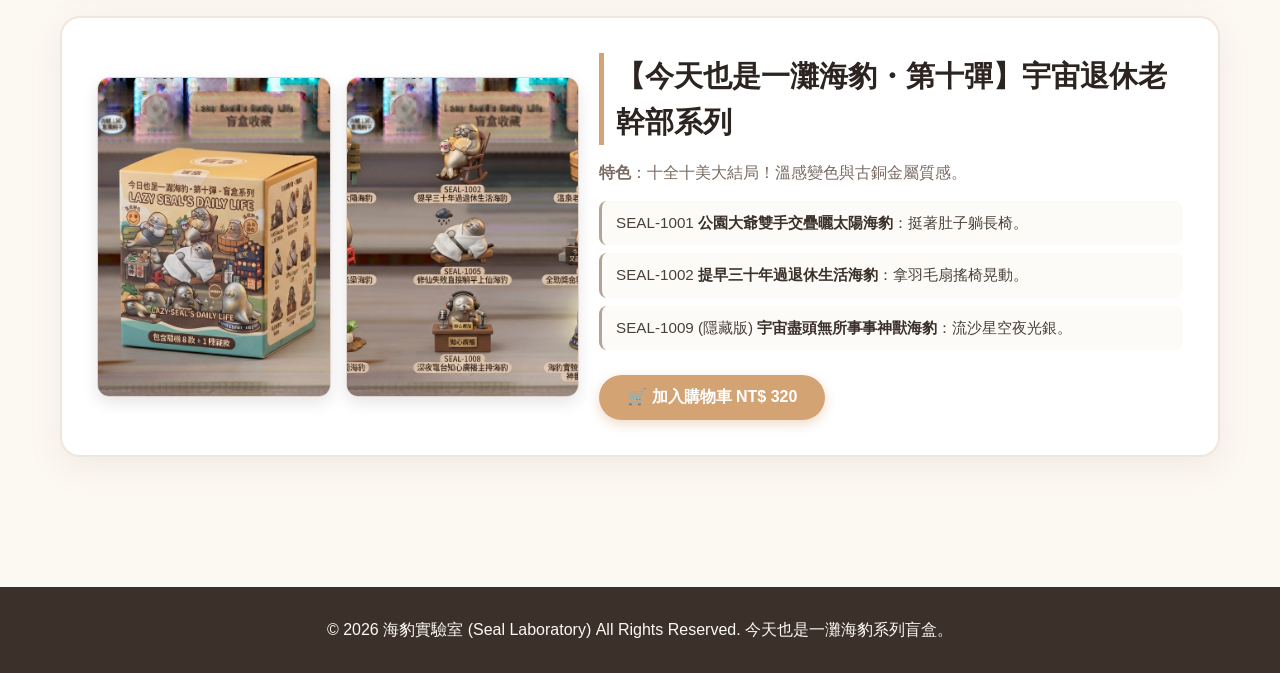
<file: seal website/js.html>
<!DOCTYPE html>
<html lang="zh-TW">
<head>
    <meta charset="UTF-8">
    <meta name="viewport" content="width=device-width, initial-scale=1.0">
    <title>海豹實驗室：今天也是一灘海豹 - 官方盲盒專賣店</title>
    <style>
        /* CSS 樣式設定 */
        * {
            margin: 0;
            padding: 0;
            box-sizing: border-box;
            font-family: "Microsoft JhengHei", "Heiti TC", sans-serif;
        }

        body {
            background-color: #fcf8f2;
            color: #4a403a;
            line-height: 1.6;
            overflow-x: hidden;
        }

        header {
            background: linear-gradient(135deg, #e8dcca, #d4c5b9);
            padding: 50px 20px;
            text-align: center;
            border-bottom: 4px dashed #b5a495;
        }

        header h1 {
            font-size: 2.8rem;
            color: #3b302a;
            margin-bottom: 10px;
        }

        header p {
            font-size: 1.2rem;
            color: #6b5c53;
        }

        .container {
            max-width: 1200px;
            margin: 0 auto;
            padding: 40px 20px;
        }

        /* 購物須知區塊 */
        .notice-box {
            background: #fff8f0;
            border: 2px solid #e6d2bc;
            border-radius: 16px;
            padding: 25px;
            margin-bottom: 40px;
            box-shadow: 0 4px 15px rgba(181, 164, 149, 0.1);
        }

        .notice-box h3 {
            color: #3b302a;
            margin-bottom: 12px;
            font-size: 1.3rem;
        }

        .notice-box ul {
            padding-left: 20px;
            color: #6b5c53;
        }

        .notice-box li {
            margin-bottom: 6px;
        }

        /* 產品卡片區塊 */
        .series-section {
            background: #ffffff;
            border-radius: 20px;
            padding: 35px;
            margin-bottom: 40px;
            box-shadow: 0 10px 30px rgba(181, 164, 149, 0.15);
            display: flex;
            flex-wrap: wrap;
            gap: 35px;
            align-items: center;
            border: 2px solid #f0e6de;
        }

        /* 放大圖片容器與排版 */
        .series-images {
            flex: 1.2;
            min-width: 350px;
            display: flex;
            gap: 15px;
        }

        .series-images img {
            width: 50%;
            height: 320px;
            object-fit: cover;
            border-radius: 12px;
            box-shadow: 0 6px 16px rgba(0,0,0,0.1);
            border: 1px solid #e0d4cc;
            transition: transform 0.3s ease;
        }

        .series-images img:hover {
            transform: scale(1.03);
        }

        .series-content {
            flex: 1.5;
            min-width: 320px;
        }

        .series-content h2 {
            font-size: 1.8rem;
            color: #2c2420;
            margin-bottom: 15px;
            border-left: 5px solid #d4a373;
            padding-left: 12px;
        }

        .series-content p {
            color: #7a6b63;
            margin-bottom: 15px;
        }

        .item-list {
            list-style: none;
            margin-bottom: 25px;
        }

        .item-list li {
            background: #fdfbf7;
            margin-bottom: 8px;
            padding: 10px 14px;
            border-radius: 8px;
            border-left: 3px solid #b5a495;
            font-size: 0.95rem;
        }

        .item-list li strong {
            color: #3b302a;
        }

        /* 加入購物車按鈕 */
        .buy-btn {
            display: inline-block;
            background: #d4a373;
            color: white;
            padding: 12px 28px;
            border-radius: 30px;
            border: none;
            font-size: 1rem;
            font-weight: bold;
            cursor: pointer;
            box-shadow: 0 4px 12px rgba(212, 163, 115, 0.4);
            transition: background 0.2s, transform 0.2s;
        }

        .buy-btn:hover {
            background: #bc8a5b;
            transform: translateY(-2px);
        }

        .buy-btn:active {
            transform: translateY(0);
        }

        footer {
            text-align: center;
            padding: 30px;
            background: #3b302a;
            color: #fcf8f2;
            margin-top: 50px;
        }

        /* 💸 鈔票雨動畫容器與動態元素 */
        #money-container {
            position: fixed;
            top: 0;
            left: 0;
            width: 100vw;
            height: 100vh;
            pointer-events: none; /* 讓鈔票不干擾網頁點擊 */
            z-index: 9999;
            overflow: hidden;
        }

        .money {
            position: absolute;
            top: -50px;
            font-size: 2.5rem;
            user-select: none;
            animation: fall linear forwards;
        }

        @keyframes fall {
            0% {
                transform: translateY(0) rotate(0deg) scale(0.8);
                opacity: 1;
            }
            100% {
                transform: translateY(105vh) rotate(720deg) scale(1.2);
                opacity: 0.2;
            }
        }
    </style>
</head>
<body>

    <!-- 鈔票特效容器 -->
    <div id="money-container"></div>

    <header>
        <h1>🌊 海豹實驗室</h1>
        <p>「今天也是一灘海豹：躺平、耍廢、療癒你的每一天」✨</p>
    </header>

    <div class="container">

        <!-- 購物須知區塊 -->
        <div class="notice-box">
            <h3>📦 官方盲盒購物與抽獎須知 (Shopping Notice)</h3>
            <ul>
                <li><strong>盲盒規則</strong>：一整套包含常規款與隨機隱藏款。隨機單盒有機率抽中隱藏款，若幸運抽中隱藏款將會隨機替代其中一款常規款。</li>
                <li><strong>材質安全</strong>：全系列採用環保高級PVC與搪膠材質，通過安全檢驗，請安心把軟爛海豹帶回家。</li>
                <li><strong>出貨說明</strong>：現貨商品將於下單後 3 個工作天內依序寄出；預購商品請參閱各活動頁面說明。</li>
            </ul>
        </div>

        <!-- 第一彈 -->
        <section class="series-section">
            <div class="series-images">
                <img src="images/01.jpg" alt="第一彈外包裝">
                <img src="images/products/01.jpg" alt="第一彈產品內容圖">
            </div>
            <div class="series-content">
                <h2>【今天也是一灘海豹・第一彈】經典日常廢人系列</h2>
                <p><strong>特色</strong>：完美捕捉現代社畜與學生的日常軟爛精髓，手感厚實療癒。</p>
                <ul class="item-list">
                    <li><code>SEAL-101</code> <strong>賴床賴到天荒地老海豹</strong>：裹著厚重的棉花被，眼神死不肯起床。</li>
                    <li><code>SEAL-102</code> <strong>珍奶喝到一半吸管斷掉海豹</strong>：拿著珍奶眼神震驚，世界崩塌。</li>
                    <li><code>SEAL-109 (隱藏版)</code> <strong>極光幻彩黃金海豹</strong>：終極閃耀夢幻隱藏版！</li>
                </ul>
                <button class="buy-btn" onclick="triggerMoneyRain('第一彈')">🛒 加入購物車 NT$ 320</button>
            </div>
        </section>

        <!-- 第二彈 -->
        <section class="series-section">
            <div class="series-images">
                <img src="images/02.jpg" alt="第二彈外包裝">
                <img src="images/products/02.jpg" alt="第二彈產品內容圖">
            </div>
            <div class="series-content">
                <h2>【今天也是一灘海豹・第二彈】辦公室摸魚打混系列</h2>
                <p><strong>特色</strong>：專為上班族與考生設計的職場生存微小確幸。</p>
                <ul class="item-list">
                    <li><code>SEAL-201</code> <strong>上班偷吃零食被抓包海豹</strong>：嘴裡塞滿餅乾，一臉心虛。</li>
                    <li><code>SEAL-202</code> <strong>Excel當機眼神死海豹</strong>：對著螢幕靈魂已經飄走。</li>
                    <li><code>SEAL-209 (隱藏版)</code> <strong>鑽石流沙水晶海豹</strong>：散發耀眼光芒的傳說隱藏款。</li>
                </ul>
                <button class="buy-btn" onclick="triggerMoneyRain('第二彈')">🛒 加入購物車 NT$ 320</button>
            </div>
        </section>

        <!-- 第三彈 -->
        <section class="series-section">
            <div class="series-images">
                <img src="images/03.jpg" alt="第三彈外包裝">
                <img src="images/products/03.jpg" alt="第三彈產品內容圖">
            </div>
            <div class="series-content">
                <h2>【今天也是一灘海豹・第三彈】夏日海灘度假系列</h2>
                <p><strong>特色</strong>：把海豹丟回海裡，結果牠們還是選擇躺在沙灘上不動。</p>
                <ul class="item-list">
                    <li><code>SEAL-301</code> <strong>防曬乳沒推開海豹</strong>：背上頂著一坨白色防曬。</li>
                    <li><code>SEAL-302</code> <strong>椰子樹下睡午覺海豹</strong>：嘴裡叼著吸管帽。</li>
                    <li><code>SEAL-309 (隱藏版)</code> <strong>深海琉璃珍珠海豹</strong>：夢幻半透明寶石質感。</li>
                </ul>
                <button class="buy-btn" onclick="triggerMoneyRain('第三彈')">🛒 加入購物車 NT$ 320</button>
            </div>
        </section>

        <!-- 第四彈 -->
        <section class="series-section">
            <div class="series-images">
                <img src="images/04.jpg" alt="第四彈外包裝">
                <img src="images/products/04.jpg" alt="第四彈產品內容圖">
            </div>
            <div class="series-content">
                <h2>【今天也是一灘海豹・第四彈】深夜食堂宵夜系列</h2>
                <p><strong>特色</strong>：深夜肚子餓的罪惡感與極致滿足交織。</p>
                <ul class="item-list">
                    <li><code>SEAL-401</code> <strong>半夜偷煮泡麵海豹</strong>：頭頂蔥花一臉幸福。</li>
                    <li><code>SEAL-402</code> <strong>鹹酥雞加辣海豹</strong>：抱著大紙袋超滿足。</li>
                    <li><code>SEAL-409 (隱藏版)</code> <strong>黃金流星限定海豹</strong>：閃爍金黃光芒。</li>
                </ul>
                <button class="buy-btn" onclick="triggerMoneyRain('第四彈')">🛒 加入購物車 NT$ 320</button>
            </div>
        </section>

        <!-- 第五彈 -->
        <section class="series-section">
            <div class="series-images">
                <img src="images/05.jpg" alt="第五彈外包裝">
                <img src="images/products/05.jpg" alt="第五彈產品內容圖">
            </div>
            <div class="series-content">
                <h2>【今天也是一灘海豹・第五彈】冬季保暖禦寒系列</h2>
                <p><strong>特色</strong>：寒流來襲時，海豹化身為各種毛茸茸的保暖小物。</p>
                <ul class="item-list">
                    <li><code>SEAL-501</code> <strong>暖爐旁烤麻糬海豹</strong>：整隻融化在暖爐前。</li>
                    <li><code>SEAL-502</code> <strong>包成春捲的棉被海豹</strong>：隻身捲在被窩裡。</li>
                    <li><code>SEAL-509 (隱藏版)</code> <strong>極地冰晶雪花海豹</strong>：透明冰晶特效。</li>
                </ul>
                <button class="buy-btn" onclick="triggerMoneyRain('第五彈')">🛒 加入購物車 NT$ 320</button>
            </div>
        </section>

        <!-- 第六彈 -->
        <section class="series-section">
            <div class="series-images">
                <img src="images/06.jpg" alt="第六彈外包裝">
                <img src="images/products/06.jpg" alt="第六彈產品內容圖">
            </div>
            <div class="series-content">
                <h2>【今天也是一灘海豹・第六彈】居家宅度假系列</h2>
                <p><strong>特色</strong>：宅在家也能環遊世界的搞笑日常。</p>
                <ul class="item-list">
                    <li><code>SEAL-601</code> <strong>追劇零食永無止盡海豹</strong>：陷在懶骨頭沙發裡。</li>
                    <li><code>SEAL-602</code> <strong>假裝自己是一盆植物海豹</strong>：頭頂長出小嫩芽。</li>
                    <li><code>SEAL-609 (隱藏版)</code> <strong>奇幻極光銀河漫遊海豹</strong>：極光綠與星空紫漸層。</li>
                </ul>
                <button class="buy-btn" onclick="triggerMoneyRain('第六彈')">🛒 加入購物車 NT$ 320</button>
            </div>
        </section>

        <!-- 第七彈 -->
        <section class="series-section">
            <div class="series-images">
                <img src="images/07.jpg" alt="第七彈外包裝">
                <img src="images/products/07.jpg" alt="第七彈產品內容圖">
            </div>
            <div class="series-content">
                <h2>【今天也是一灘海豹・第七彈】大自然微冒險系列</h2>
                <p><strong>特色</strong>：戶外探索與極致軟爛的反差萌。</p>
                <ul class="item-list">
                    <li><code>SEAL-701</code> <strong>高山露營營火烤棉花糖海豹</strong>：專注烤著棉花糖。</li>
                    <li><code>SEAL-702</code> <strong>森林探險迷路小導遊海豹</strong>：拿著完全沒用的指南針。</li>
                    <li><code>SEAL-709 (隱藏版)</code> <strong>深海傳說琉璃水晶鯨魚海豹</strong>：封存整片星空。</li>
                </ul>
                <button class="buy-btn" onclick="triggerMoneyRain('第七彈')">🛒 加入購物車 NT$ 320</button>
            </div>
        </section>

        <!-- 第八彈 -->
        <section class="series-section">
            <div class="series-images">
                <img src="images/08.jpg" alt="第八彈外包裝">
                <img src="images/products/08.jpg" alt="第八彈產品內容圖">
            </div>
            <div class="series-content">
                <h2>【今天也是一灘海豹・第八彈】宇宙終極漫遊與神話系列</h2>
                <p><strong>特色</strong>：跨越時空的奇幻元素與極致柔軟的身軀。</p>
                <ul class="item-list">
                    <li><code>SEAL-801</code> <strong>太空漫遊零重力漂浮海豹</strong>：太空裝大字型躺平。</li>
                    <li><code>SEAL-802</code> <strong>魔法學院占星術士海豹</strong>：水晶球裡想著宵夜。</li>
                    <li><code>SEAL-809 (隱藏版)</code> <strong>時空之鑰・創世神話黃金海豹</strong>：純金與珍珠白電鍍。</li>
                </ul>
                <button class="buy-btn" onclick="triggerMoneyRain('第八彈')">🛒 加入購物車 NT$ 320</button>
            </div>
        </section>

        <!-- 第九彈 -->
        <section class="series-section">
            <div class="series-images">
                <img src="images/09.jpg" alt="第九彈外包裝">
                <img src="images/products/09.jpg" alt="第九彈產品內容圖">
            </div>
            <div class="series-content">
                <h2>【今天也是一灘海豹・第九彈】多重宇宙摸魚大師系列</h2>
                <p><strong>特色</strong>：現代打工人的血淚心聲與跨次元放假。</p>
                <ul class="item-list">
                    <li><code>SEAL-901</code> <strong>量子力學我疊加了我自己海豹</strong>：肉體上班靈魂躺平。</li>
                    <li><code>SEAL-902</code> <strong>元宇宙虛擬實境逃避現實海豹</strong>：戴著VR打混。</li>
                    <li><code>SEAL-909 (隱藏版)</code> <strong>海豹實驗室・終極創世主極光海豹</strong>：七彩霓虹變色偏光。</li>
                </ul>
                <button class="buy-btn" onclick="triggerMoneyRain('第九彈')">🛒 加入購物車 NT$ 320</button>
            </div>
        </section>

        <!-- 第十彈 -->
        <section class="series-section">
            <div class="series-images">
                <img src="images/10.jpg" alt="第十彈外包裝">
                <img src="images/products/10.jpg" alt="第十彈產品內容圖">
            </div>
            <div class="series-content">
                <h2>【今天也是一灘海豹・第十彈】宇宙退休老幹部系列</h2>
                <p><strong>特色</strong>：十全十美大結局！溫感變色與古銅金屬質感。</p>
                <ul class="item-list">
                    <li><code>SEAL-1001</code> <strong>公園大爺雙手交疊曬太陽海豹</strong>：挺著肚子躺長椅。</li>
                    <li><code>SEAL-1002</code> <strong>提早三十年過退休生活海豹</strong>：拿羽毛扇搖椅晃動。</li>
                    <li><code>SEAL-1009 (隱藏版)</code> <strong>宇宙盡頭無所事事神獸海豹</strong>：流沙星空夜光銀。</li>
                </ul>
                <button class="buy-btn" onclick="triggerMoneyRain('第十彈')">🛒 加入購物車 NT$ 320</button>
            </div>
        </section>

    </div>

    <footer>
        <p>&copy; 2026 海豹實驗室 (Seal Laboratory) All Rights Reserved. 今天也是一灘海豹系列盲盒。</p>
    </footer>

    <!-- JavaScript 特效腳本 -->
    <script>
        function triggerMoneyRain(seriesName) {
            const container = document.getElementById('money-container');
            const moneyIcons = ['💵', '💸', '💰', '🤑', '💳', '✨'];
            const moneyCount = 50; // 產生 50 個鈔票/金幣元素

            for (let i = 0; i < moneyCount; i++) {
                const money = document.createElement('div');
                money.classList.add('money');
                
                // 隨機選擇符號
                money.innerText = moneyIcons[Math.floor(Math.random() * moneyIcons.length)];
                
                // 隨機水平位置、動畫時間、延遲時間與尺寸
                money.style.left = Math.random() * 100 + 'vw';
                money.style.animationDuration = (Math.random() * 2 + 1.5) + 's';
                money.style.animationDelay = (Math.random() * 0.8) + 's';
                money.style.fontSize = (Math.random() * 1.5 + 2) + 'rem';

                container.appendChild(money);

                // 動態結束後自動移除元素，維持效能
                setTimeout(() => {
                    money.remove();
                }, 4000);
            }

            // 提示訊息
            setTimeout(() => {
                alert(`🎉 成功將【海豹實驗室 - ${seriesName}】加入購物車！`);
            }, 300);
        }
    </script>
</body>
</html>
</file>
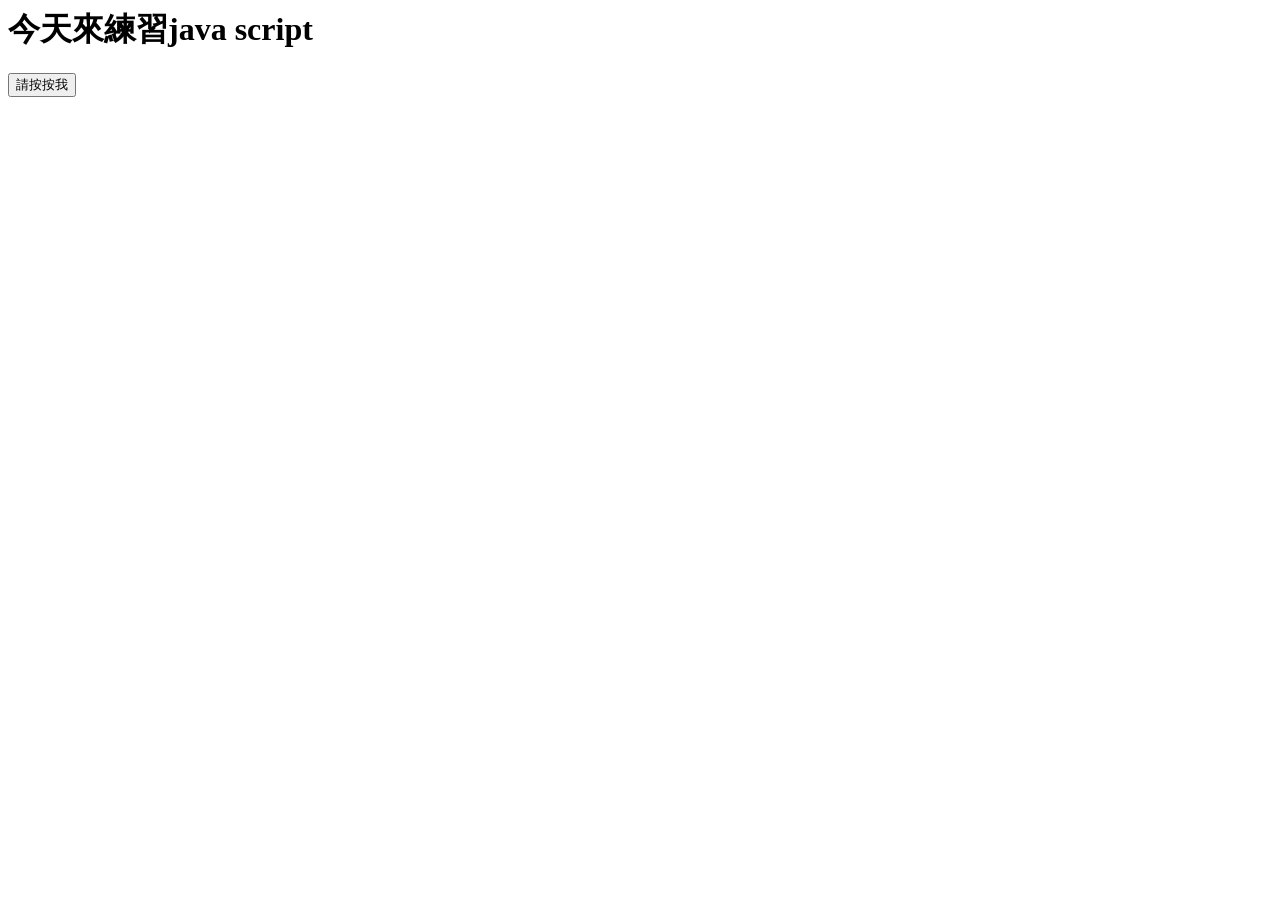
<file: welove web/js.html>
<HTML>
<HEAD>
<title>今天來練習java script</title>
</HEAD>
<BODY onclick="document.body.style.background='#556677'">
<h1>今天來練習java script</h1>
<button onclick="sayhi()">請按按我</button>

<script>
function sayhi(){

alert("今天想睡覺~~0x0");

}
</script>
</BODY>
</HTML>
</file>
<file: style.css>
/* 全域設定 */
* {
    margin: 0;
    padding: 0;
    box-sizing: border-box;
}

body {
    font-family: 'Noto Sans TC', 'Fira Code', monospace;
    background-color: #0f172a;
    color: #e2e8f0;
    line-height: 1.6;
    scroll-behavior: smooth;
}

/* 導覽列 */
.navbar {
    position: fixed;
    top: 0;
    width: 100%;
    display: flex;
    justify-content: space-between;
    align-items: center;
    padding: 1.2rem 5%;
    background: rgba(15, 23, 42, 0.85);
    backdrop-filter: blur(10px);
    z-index: 1000;
    border-bottom: 1px solid rgba(255, 255, 255, 0.1);
}

.logo {
    font-weight: 700;
    font-size: 1.2rem;
    color: #38bdf8;
}

.nav-links {
    list-style: none;
    display: flex;
    gap: 2rem;
}

.nav-links a {
    text-decoration: none;
    color: #cbd5e1;
    transition: color 0.3s;
}

.nav-links a:hover {
    color: #38bdf8;
}

/* 主視覺 */
.hero {
    height: 100vh;
    display: flex;
    justify-content: center;
    align-items: center;
    text-align: center;
    padding: 0 1rem;
    background: radial-gradient(circle at center, #1e293b 0%, #0f172a 100%);
}

.hero h1 {
    font-size: 3rem;
    margin-bottom: 1rem;
}

.highlight {
    color: #38bdf8;
}

.hero p {
    font-size: 1.2rem;
    color: #94a3b8;
    margin-bottom: 2rem;
}

.btn {
    display: inline-block;
    padding: 0.8rem 2rem;
    background-color: #38bdf8;
    color: #0f172a;
    font-weight: 600;
    border-radius: 5px;
    text-decoration: none;
    transition: transform 0.2s, background-color 0.2s;
}

.btn:hover {
    background-color: #0ea5e9;
    transform: translateY(-2px);
}

/* 通用區塊樣式 */
.section {
    padding: 6rem 10% 4rem 10%;
}

.section-title {
    text-align: center;
    font-size: 2rem;
    margin-bottom: 3rem;
    color: #f8fafc;
}

.about-card {
    background: #1e293b;
    padding: 2rem;
    border-radius: 10px;
    border: 1px solid rgba(255, 255, 255, 0.05);
    max-width: 800px;
    margin: 0 auto;
    text-align: center;
}

/* 篩選按鈕 */
.filter-btns {
    display: flex;
    justify-content: center;
    gap: 0.8rem;
    margin-bottom: 2.5rem;
    flex-wrap: wrap;
}

.filter-btn {
    padding: 0.5rem 1.2rem;
    background: #1e293b;
    border: 1px solid #334155;
    color: #cbd5e1;
    border-radius: 20px;
    cursor: pointer;
    transition: all 0.3s;
}

.filter-btn.active, .filter-btn:hover {
    background: #38bdf8;
    color: #0f172a;
    border-color: #38bdf8;
    font-weight: 600;
}

/* 專案網格 */
.project-grid {
    display: grid;
    grid-template-columns: repeat(auto-fit, minmax(280px, 1fr));
    gap: 2rem;
}

.project-card {
    background: #1e293b;
    border-radius: 10px;
    padding: 1.5rem;
    border: 1px solid rgba(255, 255, 255, 0.05);
    transition: transform 0.3s, opacity 0.3s;
    display: flex;
    flex-direction: column;
    justify-content: space-between;
}

.project-card:hover {
    transform: translateY(-5px);
    border-color: #38bdf8;
}

.badge {
    display: inline-block;
    padding: 0.2rem 0.6rem;
    font-size: 0.8rem;
    border-radius: 4px;
    margin-bottom: 1rem;
    font-weight: 600;
}

.badge.freshman { background: #fee2e2; color: #991b1b; }
.badge.sophomore { background: #fef3c7; color: #92400e; }
.badge.junior { background: #d1fae5; color: #065f46; }
.badge.senior { background: #e0e7ff; color: #3730a3; }

.project-info h3 {
    margin-bottom: 0.8rem;
    font-size: 1.2rem;
}

.project-info p {
    color: #94a3b8;
    font-size: 0.95rem;
    margin-bottom: 1.5rem;
}

.project-link {
    color: #38bdf8;
    text-decoration: none;
    font-weight: 600;
    font-size: 0.9rem;
}

.project-link:hover {
    text-decoration: underline;
}

/* 聯絡與頁尾 */
.dark-bg {
    background-color: #090d16;
    text-align: center;
}

.contact-links {
    margin-top: 1.5rem;
    display: flex;
    justify-content: center;
    gap: 1rem;
}

.contact-btn {
    padding: 0.6rem 1.5rem;
    background: #1e293b;
    color: #e2e8f0;
    border: 1px solid #334155;
    border-radius: 5px;
    text-decoration: none;
    transition: background 0.2s;
}

.contact-btn:hover {
    background: #334155;
}

footer {
    text-align: center;
    padding: 2rem;
    background: #090d16;
    color: #64748b;
    font-size: 0.85rem;
    border-top: 1px solid rgba(255, 255, 255, 0.05);
}
</file>
<file: seal website/style.css>
/* style.css - 海豹實驗室電商網站樣式 */
* {
    margin: 0;
    padding: 0;
    box-sizing: border-box;
    font-family: "Microsoft JhengHei", "Heiti TC", sans-serif;
}

body {
    background-color: #fcf8f2;
    color: #4a403a;
    line-height: 1.6;
}

header {
    background: linear-gradient(135deg, #e8dcca, #d4c5b9);
    padding: 50px 20px;
    text-align: center;
    border-bottom: 4px dashed #b5a495;
}

header h1 {
    font-size: 2.8rem;
    color: #3b302a;
    margin-bottom: 10px;
}

header p {
    font-size: 1.2rem;
    color: #6b5c53;
}

.container {
    max-width: 1200px;
    margin: 0 auto;
    padding: 40px 20px;
}

/* 購物須知區塊 */
.notice-box {
    background: #fff8f0;
    border: 2px solid #e6d2bc;
    border-radius: 16px;
    padding: 25px;
    margin-bottom: 40px;
    box-shadow: 0 4px 15px rgba(181, 164, 149, 0.1);
}

.notice-box h3 {
    color: #3b302a;
    margin-bottom: 12px;
    font-size: 1.3rem;
}

.notice-box ul {
    padding-left: 20px;
    color: #6b5c53;
}

.notice-box li {
    margin-bottom: 6px;
}

/* 產品卡片區塊 */
.series-section {
    background: #ffffff;
    border-radius: 20px;
    padding: 35px;
    margin-bottom: 40px;
    box-shadow: 0 10px 30px rgba(181, 164, 149, 0.15);
    display: flex;
    flex-wrap: wrap;
    gap: 35px;
    align-items: center;
    border: 2px solid #f0e6de;
}

/* 放大圖片容器與排版 */
.series-images {
    flex: 1.2;
    min-width: 350px;
    display: flex;
    gap: 15px;
}

.series-images img {
    width: 50%;
    height: 320px; /* 固定高度讓圖片更大更清晰 */
    object-fit: cover;
    border-radius: 12px;
    box-shadow: 0 6px 16px rgba(0,0,0,0.1);
    border: 1px solid #e0d4cc;
    transition: transform 0.3s ease;
}

.series-images img:hover {
    transform: scale(1.03); /* 滑鼠懸停時微幅放大 */
}

.series-content {
    flex: 1.5;
    min-width: 320px;
}

.series-content h2 {
    font-size: 1.8rem;
    color: #2c2420;
    margin-bottom: 15px;
    border-left: 5px solid #d4a373;
    padding-left: 12px;
}

.series-content p {
    color: #7a6b63;
    margin-bottom: 15px;
}

.item-list {
    list-style: none;
    margin-bottom: 25px;
}

.item-list li {
    background: #fdfbf7;
    margin-bottom: 8px;
    padding: 10px 14px;
    border-radius: 8px;
    border-left: 3px solid #b5a495;
    font-size: 0.95rem;
}

.item-list li strong {
    color: #3b302a;
}

/* 購買按鈕樣式 */
.buy-btn {
    display: inline-block;
    background: #d4a373;
    color: white;
    padding: 12px 28px;
    border-radius: 30px;
    text-decoration: none;
    font-weight: bold;
    box-shadow: 0 4px 12px rgba(212, 163, 115, 0.4);
    transition: background 0.2s, transform 0.2s;
}

.buy-btn:hover {
    background: #bc8a5b;
    transform: translateY(-2px);
}

footer {
    text-align: center;
    padding: 30px;
    background: #3b302a;
    color: #fcf8f2;
    margin-top: 50px;
}
</file>
<file: website/style.css>
/* ==============================
   全域設定 (Global Reset & Styles)
   ============================== */
   * {
    margin: 0;
    padding: 0;
    box-sizing: border-box;
}

body {
    font-family: "Helvetica Neue", Helvetica, Arial, "PingFang TC", "Hiragino Sans GB", "Heiti SC", "Microsoft JhengHei", sans-serif;
    line-height: 1.6;
    color: #555;
    /* 莫蘭迪色系背景底色 (淺灰白) */
    background-color: #f8f9fa; 
}

h1, h2, h3 {
    color: #333;
    margin-bottom: 1rem;
}

ul {
    list-style: none;
}

a {
    text-decoration: none;
    color: inherit;
}

img {
    max-width: 100%;
    display: block;
}

/* ==============================
   頁首 (Header) 與導覽 (Nav)
   ============================== */
header {
    background-color: #fff;
    padding: 1rem 2rem;
    box-shadow: 0 2px 5px rgba(0,0,0,0.05);
    position: sticky; /* 釘選在頂部 */
    top: 0;
    z-index: 100;
}

.main-nav {
    display: flex;
    justify-content: space-between;
    align-items: center;
    max-width: 1200px;
    margin: 0 auto;
}

.logo {
    font-size: 1.5rem;
    font-weight: bold;
    color: #6c757d; /* 莫蘭迪灰藍色 Logo 字 */
}

.main-nav ul {
    display: flex;
    gap: 1.5rem;
}

.main-nav a {
    font-size: 0.9rem;
    color: #6c757d;
    transition: color 0.3s;
}

.main-nav a:hover {
    color: #a1aeb3; /* 懸停時變淺一點的莫蘭迪色 */
}

/* ==============================
   主要內容區 (Main)
   ============================== */

/* 主視覺區 (Hero) */
.hero {
    /* 莫蘭迪色系背景 (灰藍色調) */
    background-color: #e0e4e6; 
    color: #6c757d;
    padding: 5rem 2rem;
    text-align: center;
}

.hero-content {
    max-width: 800px;
    margin: 0 auto;
}

.hero h1 {
    font-size: 3rem;
    line-height: 1.2;
}

.cta-button {
    display: inline-block;
    margin-top: 2rem;
    padding: 1rem 2rem;
    /* 莫蘭迪色按鈕 (灰綠色調) */
    background-color: #8b9fa7; 
    color: #fff;
    border-radius: 5px;
    font-weight: bold;
    transition: background-color 0.3s;
}

.cta-button:hover {
    background-color: #778d96;
}

/* 商品網格區 (Product Grid) */
.product-grid {
    max-width: 1200px;
    margin: 4rem auto;
    padding: 0 2rem;
}

.product-grid h2 {
    text-align: center;
    font-size: 2rem;
    margin-bottom: 3rem;
}

/* 使用 Flexbox 排列商品卡片 */
.product-card {
    background-color: #fff;
    border-radius: 8px;
    overflow: hidden;
    box-shadow: 0 4px 10px rgba(0,0,0,0.05);
    margin-bottom: 2rem; /* 卡片間距 (手機單欄時適用) */
    display: flex;
    flex-direction: column; /* 預設垂直排列 */
}

.product-card img {
    width: 100%;
    height: 300px; /* 固定圖片高度，確保版面整齊 */
    object-fit: cover; /* 圖片填滿不變形 */
}

.product-info {
    padding: 1.5rem;
    flex-grow: 1; /* 讓資訊區填滿剩餘空間 */
}

.product-info h3 {
    font-size: 1.2rem;
}

.price {
    font-size: 1.5rem;
    color: #a1aeb3; /* 莫蘭迪灰藍色標價 */
    margin-bottom: 0.5rem;
}

.specs {
    font-size: 0.9rem;
    color: #6c757d;
    margin-bottom: 0.5rem;
}

.description {
    font-size: 0.95rem;
    margin-bottom: 1rem;
    flex-grow: 1; /* 讓描述區把剩餘空間推擠掉，確保按鈕對齊 */
}

.more-info-link {
    display: inline-block;
    font-size: 0.85rem;
    color: #8b9fa7;
    border-bottom: 1px solid #8b9fa7; /* 加上底線強調連結 */
    margin-top: 1rem;
}

/* 資訊區塊 (配送與 FAQ) */
.info-section {
    background-color: #fff;
    max-width: 800px;
    margin: 4rem auto;
    padding: 3rem;
    border-radius: 8px;
    box-shadow: 0 4px 10px rgba(0,0,0,0.05);
}

.info-section h2 {
    font-size: 1.5rem;
    color: #6c757d;
    margin-bottom: 1.5rem;
}

.content-block p {
    margin-bottom: 0.8rem;
    font-size: 0.95rem;
}

/* 教學用途聲明區 */
.disclaimer {
    text-align: center;
    padding: 2rem;
    font-size: 0.8rem;
    color: #adb5bd;
    background-color: #f1f3f5;
}

/* ==============================
   頁尾 (Footer)
   ============================== */
footer {
    text-align: center;
    padding: 2rem;
    background-color: #6c757d; /* 莫蘭迪灰藍色頁尾 */
    color: #fff;
    font-size: 0.9rem;
}

/* ==============================
   RWD 響應式設計 (Responsive Design)
   ============================== */

/* 當螢幕寬度大於 768px (平板與桌面) */
@media (min-width: 768px) {
    /* 將商品改為三欄並排顯示 */
    .product-grid {
        display: flex;
        flex-wrap: wrap;
        gap: 2rem;
    }

    .product-card {
        flex: 1 1 calc(33.33% - 1.33rem); /* 三等分並排 */
        margin-bottom: 0; /* 取消垂直間距 */
    }
}

/* 強制確保 390px 寬度下無水平捲動 (驗收標準) */
@media (max-width: 390px) {
    header, .product-grid, .info-section {
        padding-left: 1rem;
        padding-right: 1rem;
    }
    
    body {
        overflow-x: hidden;
    }
}
</file>
